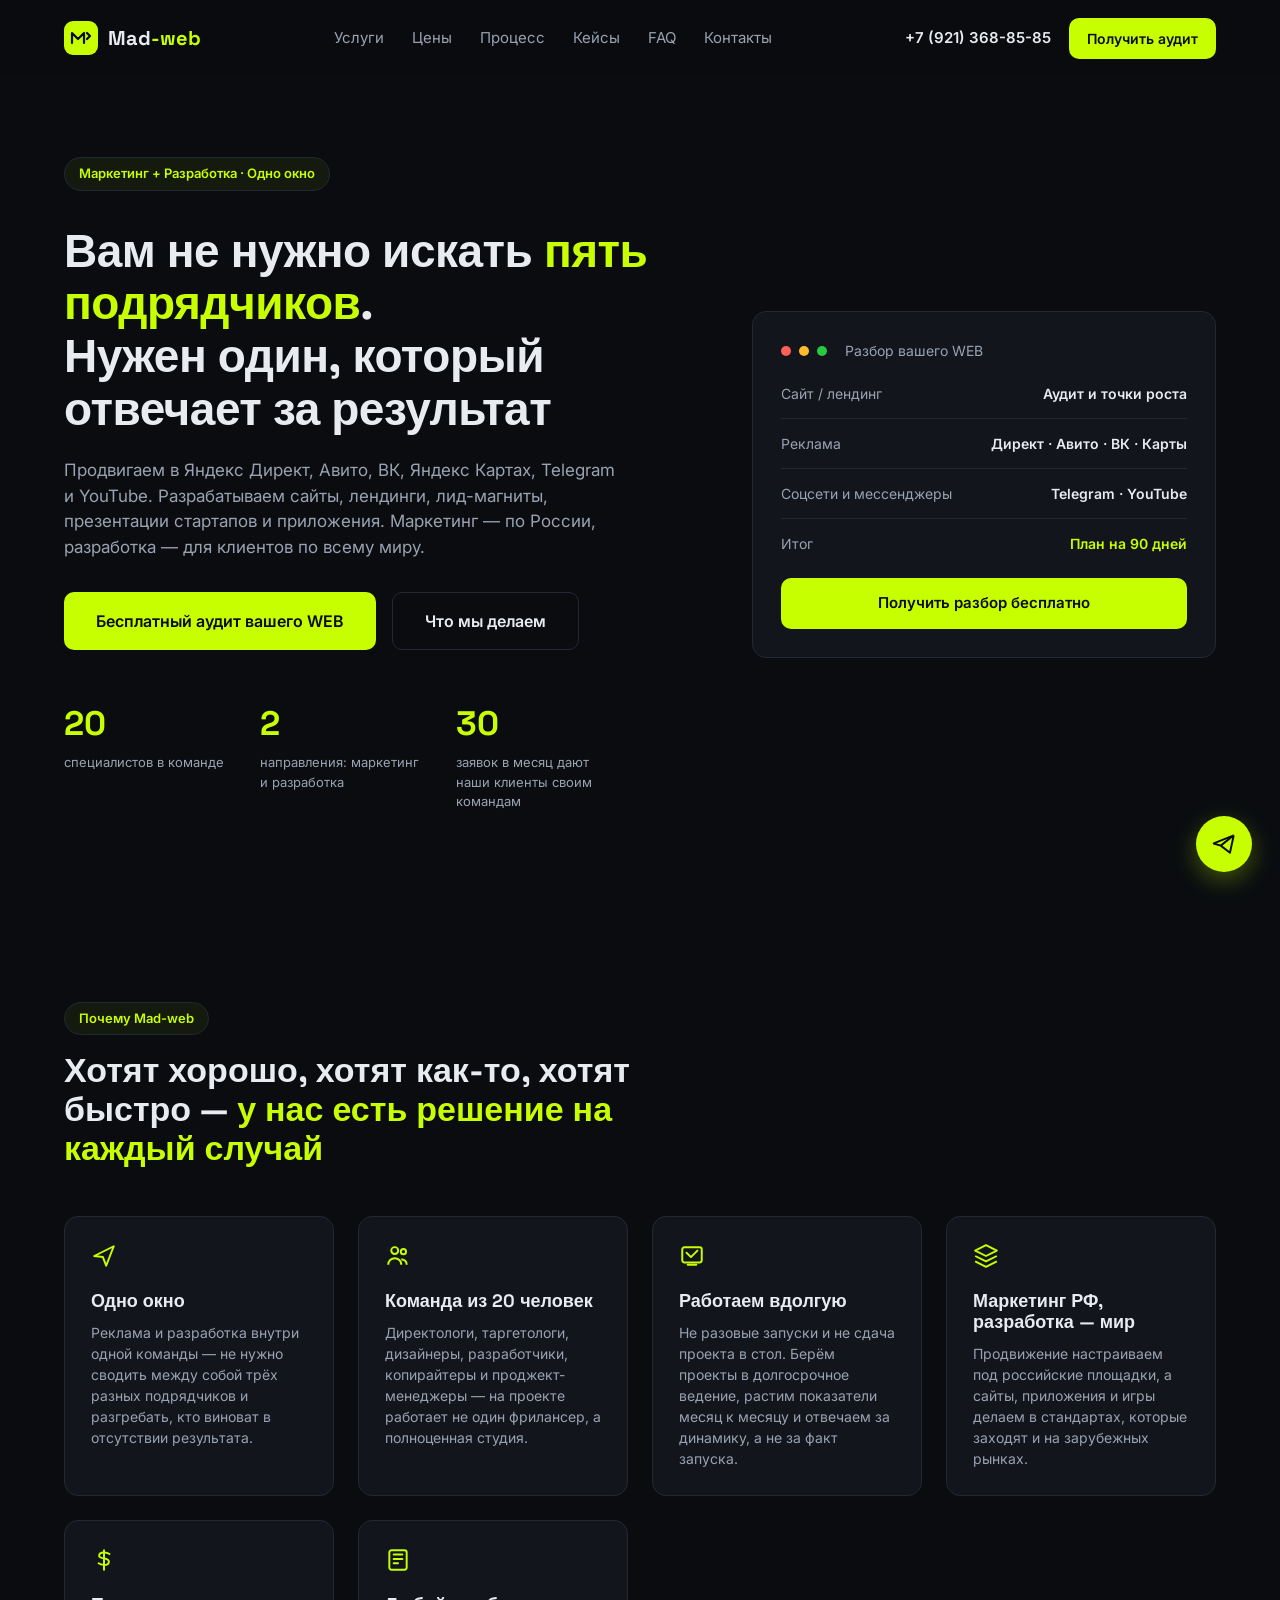
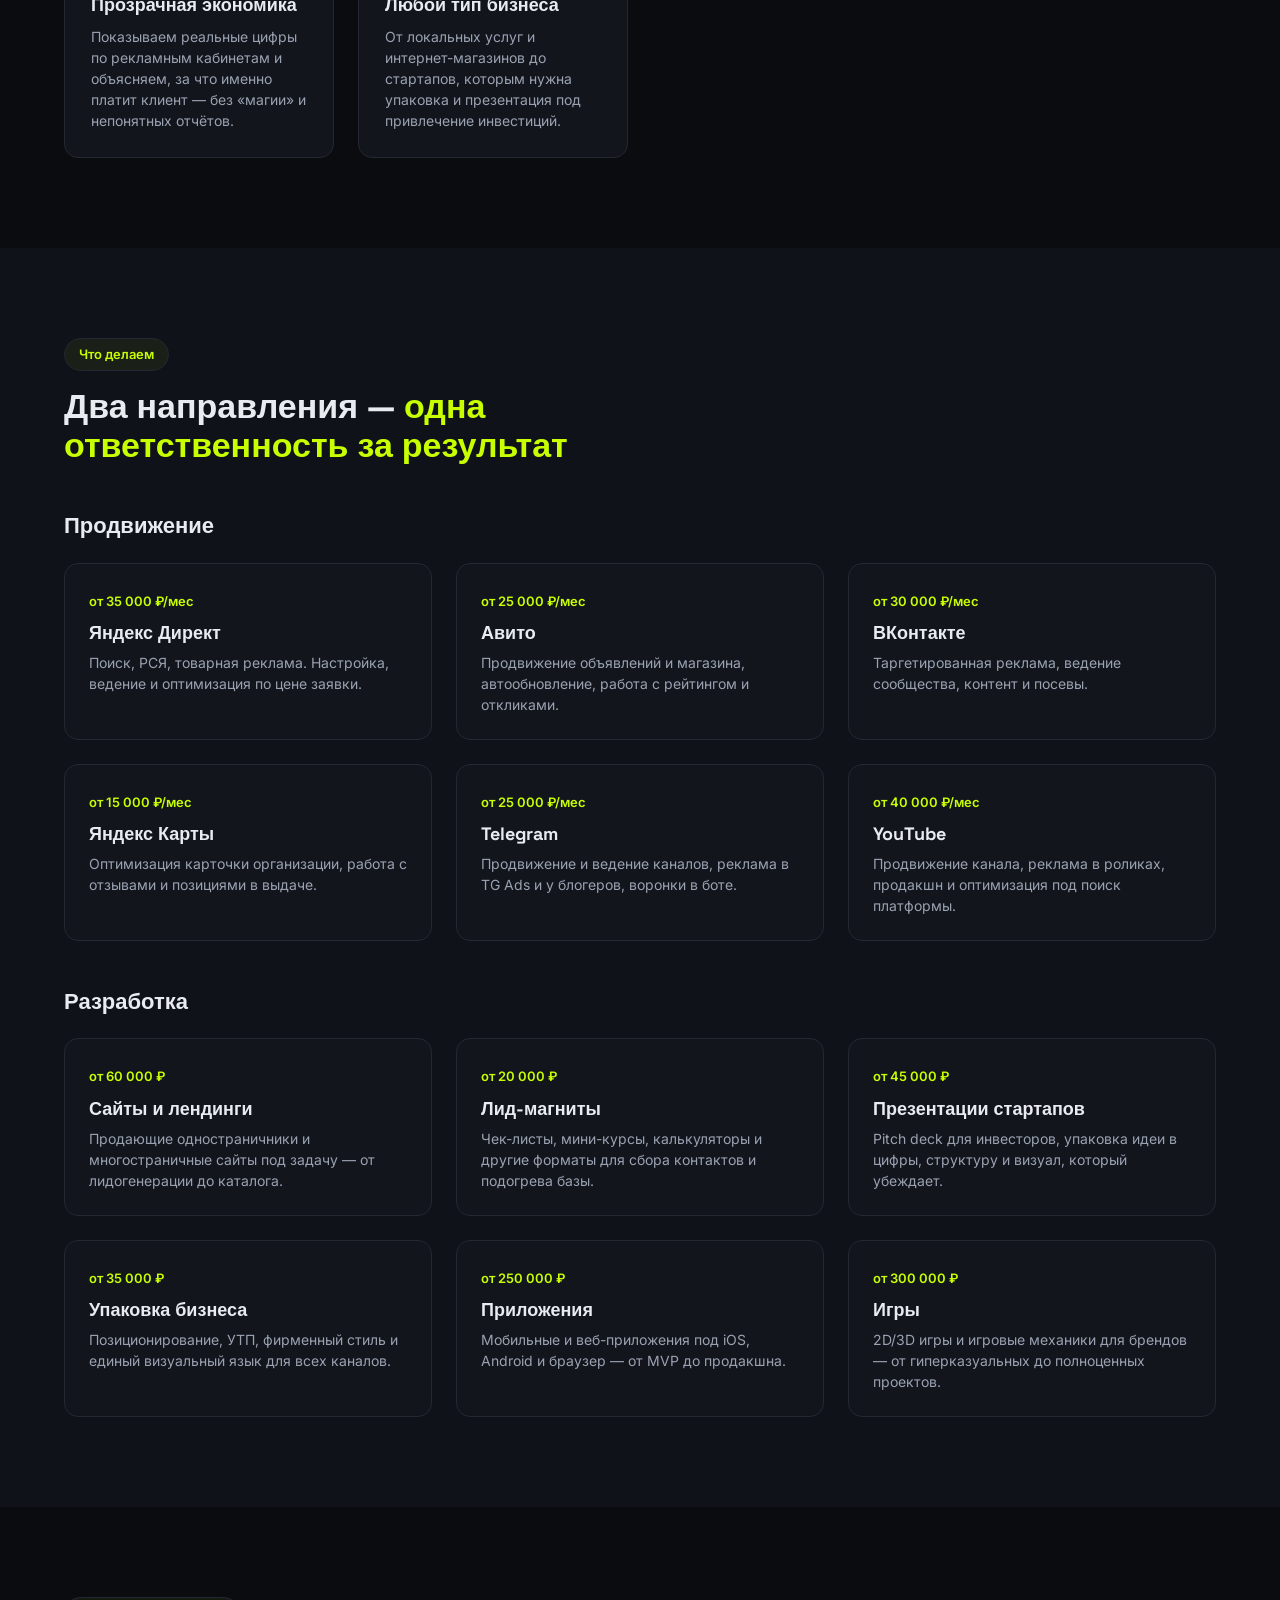
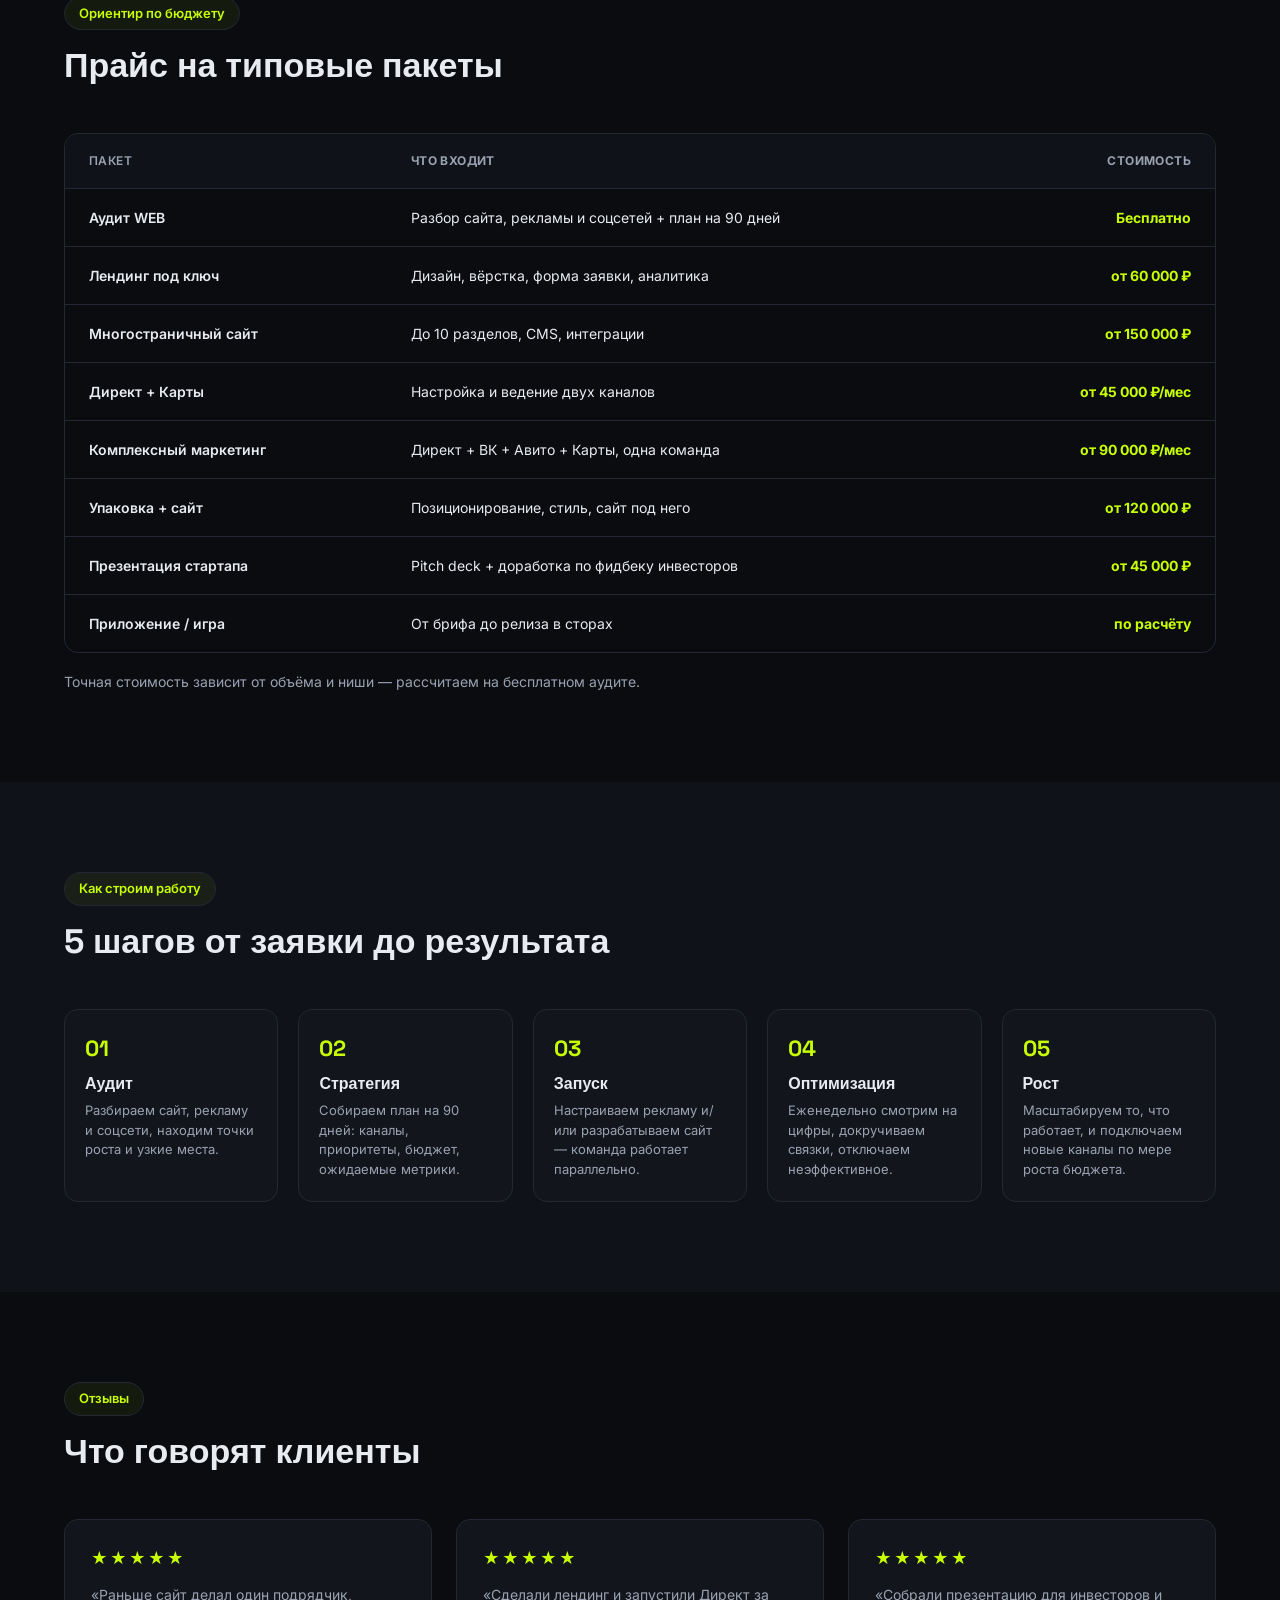
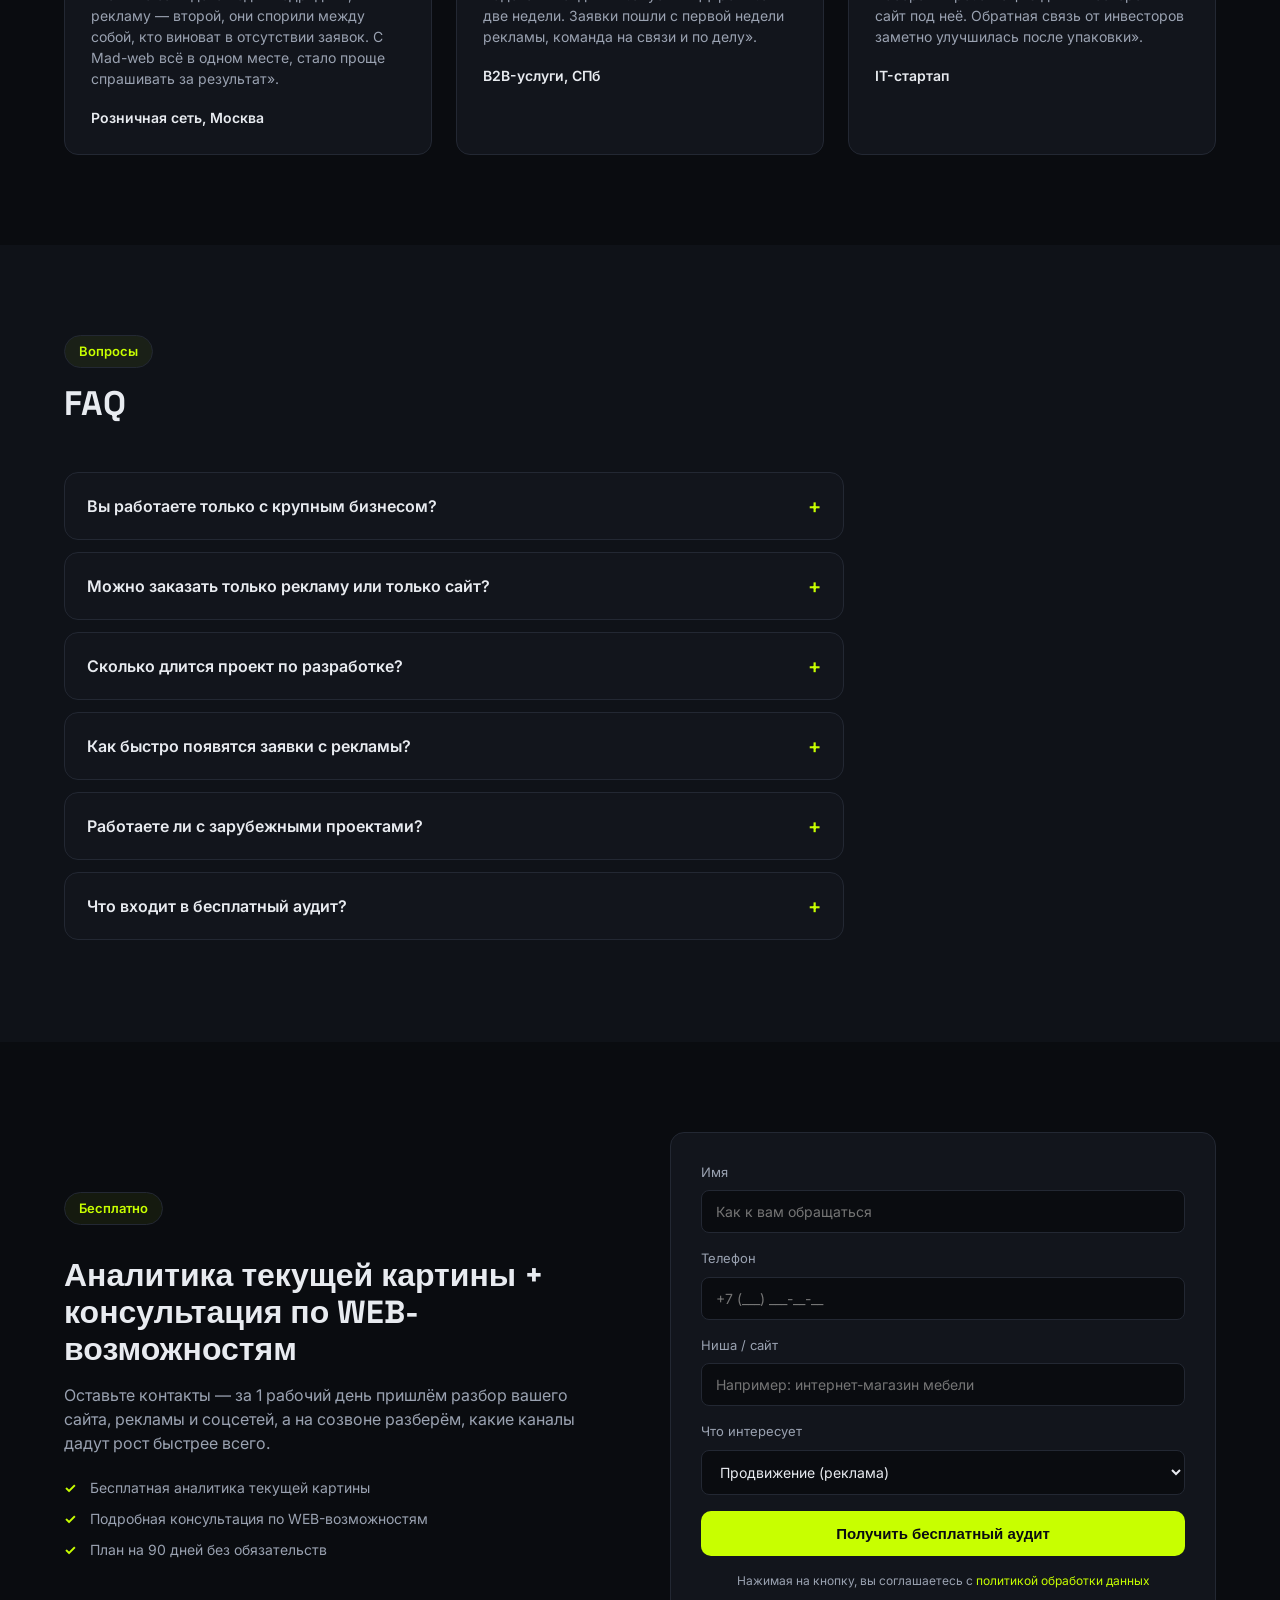
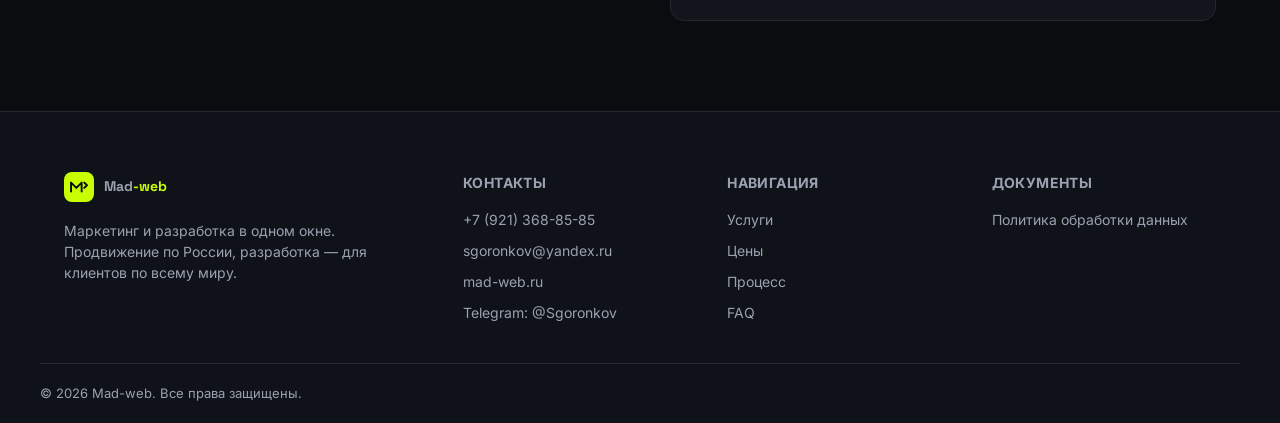
<file: index.html>
<!DOCTYPE html>
<html lang="ru">
<head>
<meta charset="UTF-8">
<meta name="viewport" content="width=device-width, initial-scale=1.0">
<title>Mad-web — маркетинг и разработка в одном окне</title>
<meta name="description" content="Продвижение в Яндекс Директ, Авито, ВК, Яндекс Картах, Telegram и YouTube + разработка сайтов, лендингов и приложений. Команда 20 специалистов, долгие проекты, результат в цифрах.">
<link rel="preconnect" href="https://fonts.googleapis.com">
<link rel="preconnect" href="https://fonts.gstatic.com" crossorigin>
<link href="https://fonts.googleapis.com/css2?family=Inter:wght@400;500;600;700;800&family=Space+Grotesk:wght@500;600;700&display=swap" rel="stylesheet">
<link rel="stylesheet" href="styles.css">
</head>
<body>

<header class="header" id="header">
  <div class="container header__inner">
    <a href="#top" class="logo">
      <svg width="34" height="34" viewBox="0 0 34 34" fill="none" xmlns="http://www.w3.org/2000/svg">
        <rect width="34" height="34" rx="9" fill="#c8ff00"/>
        <path d="M8 22V12L14 18L20 12V22" stroke="#0a0c10" stroke-width="2.2" stroke-linecap="round" stroke-linejoin="round"/>
        <path d="M23 12L26 15L23 18" stroke="#0a0c10" stroke-width="2.2" stroke-linecap="round" stroke-linejoin="round"/>
      </svg>
      <span class="logo__text">Mad<b>-web</b></span>
    </a>

    <nav class="nav" id="nav">
      <a href="#services">Услуги</a>
      <a href="#prices">Цены</a>
      <a href="#process">Процесс</a>
      <a href="#cases">Кейсы</a>
      <a href="#faq">FAQ</a>
      <a href="#contacts">Контакты</a>
    </nav>

    <div class="header__actions">
      <a href="tel:+79213688585" class="header__phone">+7 (921) 368-85-85</a>
      <a href="#form" class="btn btn--primary btn--sm">Получить аудит</a>
      <button class="burger" id="burger" aria-label="Меню"><span></span><span></span><span></span></button>
    </div>
  </div>
</header>

<main id="top">

  <!-- HERO -->
  <section class="hero">
    <div class="container hero__inner">
      <div class="hero__content">
        <span class="tag">Маркетинг + Разработка · Одно окно</span>
        <h1>Вам не нужно искать <span class="accent">пять подрядчиков</span>.<br>Нужен один, который отвечает за результат</h1>
        <p class="hero__lead">Продвигаем в Яндекс Директ, Авито, ВК, Яндекс Картах, Telegram и YouTube. Разрабатываем сайты, лендинги, лид-магниты, презентации стартапов и приложения. Маркетинг — по России, разработка — для клиентов по всему миру.</p>
        <div class="hero__cta">
          <a href="#form" class="btn btn--primary btn--lg">Бесплатный аудит вашего WEB</a>
          <a href="#services" class="btn btn--ghost btn--lg">Что мы делаем</a>
        </div>
        <div class="hero__stats">
          <div class="stat"><span class="stat__num" data-target="20">0</span><span class="stat__label">специалистов в команде</span></div>
          <div class="stat"><span class="stat__num" data-target="2">0</span><span class="stat__label">направления: маркетинг и разработка</span></div>
          <div class="stat"><span class="stat__num" data-target="30">0</span><span class="stat__label">заявок в месяц дают наши клиенты своим командам</span></div>
        </div>
      </div>

      <div class="hero__card">
        <div class="hero__card-head">
          <span class="dot dot--red"></span><span class="dot dot--yellow"></span><span class="dot dot--green"></span>
          <span class="hero__card-title">Разбор вашего WEB</span>
        </div>
        <ul class="hero__card-list">
          <li><span>Сайт / лендинг</span><b>Аудит и точки роста</b></li>
          <li><span>Реклама</span><b>Директ · Авито · ВК · Карты</b></li>
          <li><span>Соцсети и мессенджеры</span><b>Telegram · YouTube</b></li>
          <li><span>Итог</span><b class="ok">План на 90 дней</b></li>
        </ul>
        <a href="#form" class="btn btn--primary btn--block">Получить разбор бесплатно</a>
      </div>
    </div>
  </section>

  <!-- ПРЕИМУЩЕСТВА -->
  <section class="section">
    <div class="container">
      <div class="section__head">
        <span class="tag">Почему Mad-web</span>
        <h2>Хотят хорошо, хотят как-то, хотят быстро — <span class="accent">у нас есть решение на каждый случай</span></h2>
      </div>
      <div class="grid grid--4">
        <div class="adv">
          <div class="adv__icon"><svg width="26" height="26" viewBox="0 0 24 24" fill="none"><path d="M3 12L21 3L14 21L11 13L3 12Z" stroke="#c8ff00" stroke-width="1.8" stroke-linejoin="round"/></svg></div>
          <h3>Одно окно</h3>
          <p>Реклама и разработка внутри одной команды — не нужно сводить между собой трёх разных подрядчиков и разгребать, кто виноват в отсутствии результата.</p>
        </div>
        <div class="adv">
          <div class="adv__icon"><svg width="26" height="26" viewBox="0 0 24 24" fill="none"><circle cx="9" cy="7" r="3.2" stroke="#c8ff00" stroke-width="1.8"/><circle cx="17" cy="8" r="2.4" stroke="#c8ff00" stroke-width="1.8"/><path d="M3 20C3 16.5 5.7 14 9 14C12.3 14 15 16.5 15 20" stroke="#c8ff00" stroke-width="1.8"/><path d="M15 15C18 15.3 20 17.3 20 20" stroke="#c8ff00" stroke-width="1.8"/></svg></div>
          <h3>Команда из 20 человек</h3>
          <p>Директологи, таргетологи, дизайнеры, разработчики, копирайтеры и проджект-менеджеры — на проекте работает не один фрилансер, а полноценная студия.</p>
        </div>
        <div class="adv">
          <div class="adv__icon"><svg width="26" height="26" viewBox="0 0 24 24" fill="none"><rect x="3" y="4" width="18" height="14" rx="2" stroke="#c8ff00" stroke-width="1.8"/><path d="M8 20H16" stroke="#c8ff00" stroke-width="1.8" stroke-linecap="round"/><path d="M7 9L11 13L17 7" stroke="#c8ff00" stroke-width="1.8" stroke-linecap="round" stroke-linejoin="round"/></svg></div>
          <h3>Работаем вдолгую</h3>
          <p>Не разовые запуски и не сдача проекта в стол. Берём проекты в долгосрочное ведение, растим показатели месяц к месяцу и отвечаем за динамику, а не за факт запуска.</p>
        </div>
        <div class="adv">
          <div class="adv__icon"><svg width="26" height="26" viewBox="0 0 24 24" fill="none"><path d="M12 2L2 7L12 12L22 7L12 2Z" stroke="#c8ff00" stroke-width="1.8" stroke-linejoin="round"/><path d="M2 17L12 22L22 17" stroke="#c8ff00" stroke-width="1.8" stroke-linejoin="round"/><path d="M2 12L12 17L22 12" stroke="#c8ff00" stroke-width="1.8" stroke-linejoin="round"/></svg></div>
          <h3>Маркетинг РФ, разработка — мир</h3>
          <p>Продвижение настраиваем под российские площадки, а сайты, приложения и игры делаем в стандартах, которые заходят и на зарубежных рынках.</p>
        </div>
        <div class="adv">
          <div class="adv__icon"><svg width="26" height="26" viewBox="0 0 24 24" fill="none"><path d="M12 3V21" stroke="#c8ff00" stroke-width="1.8" stroke-linecap="round"/><path d="M17 6.5C17 6.5 15 5 12 5C9 5 7.5 6.5 7.5 8C7.5 9.5 9 10 12 10.5C15 11 16.5 11.8 16.5 13.5C16.5 15.2 15 16.5 12 16.5C9 16.5 7 15 7 15" stroke="#c8ff00" stroke-width="1.8" stroke-linecap="round"/></svg></div>
          <h3>Прозрачная экономика</h3>
          <p>Показываем реальные цифры по рекламным кабинетам и объясняем, за что именно платит клиент — без «магии» и непонятных отчётов.</p>
        </div>
        <div class="adv">
          <div class="adv__icon"><svg width="26" height="26" viewBox="0 0 24 24" fill="none"><rect x="4" y="3" width="16" height="18" rx="2" stroke="#c8ff00" stroke-width="1.8"/><path d="M8 7H16" stroke="#c8ff00" stroke-width="1.8" stroke-linecap="round"/><path d="M8 11H16" stroke="#c8ff00" stroke-width="1.8" stroke-linecap="round"/><path d="M8 15H12" stroke="#c8ff00" stroke-width="1.8" stroke-linecap="round"/></svg></div>
          <h3>Любой тип бизнеса</h3>
          <p>От локальных услуг и интернет-магазинов до стартапов, которым нужна упаковка и презентация под привлечение инвестиций.</p>
        </div>
      </div>
    </div>
  </section>

  <!-- УСЛУГИ -->
  <section class="section section--alt" id="services">
    <div class="container">
      <div class="section__head">
        <span class="tag">Что делаем</span>
        <h2>Два направления — <span class="accent">одна ответственность за результат</span></h2>
      </div>

      <h3 class="services__subhead">Продвижение</h3>
      <div class="grid grid--3">
        <div class="service">
          <span class="service__price">от 35 000 ₽/мес</span>
          <h4>Яндекс Директ</h4>
          <p>Поиск, РСЯ, товарная реклама. Настройка, ведение и оптимизация по цене заявки.</p>
        </div>
        <div class="service">
          <span class="service__price">от 25 000 ₽/мес</span>
          <h4>Авито</h4>
          <p>Продвижение объявлений и магазина, автообновление, работа с рейтингом и откликами.</p>
        </div>
        <div class="service">
          <span class="service__price">от 30 000 ₽/мес</span>
          <h4>ВКонтакте</h4>
          <p>Таргетированная реклама, ведение сообщества, контент и посевы.</p>
        </div>
        <div class="service">
          <span class="service__price">от 15 000 ₽/мес</span>
          <h4>Яндекс Карты</h4>
          <p>Оптимизация карточки организации, работа с отзывами и позициями в выдаче.</p>
        </div>
        <div class="service">
          <span class="service__price">от 25 000 ₽/мес</span>
          <h4>Telegram</h4>
          <p>Продвижение и ведение каналов, реклама в TG Ads и у блогеров, воронки в боте.</p>
        </div>
        <div class="service">
          <span class="service__price">от 40 000 ₽/мес</span>
          <h4>YouTube</h4>
          <p>Продвижение канала, реклама в роликах, продакшн и оптимизация под поиск платформы.</p>
        </div>
      </div>

      <h3 class="services__subhead">Разработка</h3>
      <div class="grid grid--3">
        <div class="service">
          <span class="service__price">от 60 000 ₽</span>
          <h4>Сайты и лендинги</h4>
          <p>Продающие одностраничники и многостраничные сайты под задачу — от лидогенерации до каталога.</p>
        </div>
        <div class="service">
          <span class="service__price">от 20 000 ₽</span>
          <h4>Лид-магниты</h4>
          <p>Чек-листы, мини-курсы, калькуляторы и другие форматы для сбора контактов и подогрева базы.</p>
        </div>
        <div class="service">
          <span class="service__price">от 45 000 ₽</span>
          <h4>Презентации стартапов</h4>
          <p>Pitch deck для инвесторов, упаковка идеи в цифры, структуру и визуал, который убеждает.</p>
        </div>
        <div class="service">
          <span class="service__price">от 35 000 ₽</span>
          <h4>Упаковка бизнеса</h4>
          <p>Позиционирование, УТП, фирменный стиль и единый визуальный язык для всех каналов.</p>
        </div>
        <div class="service">
          <span class="service__price">от 250 000 ₽</span>
          <h4>Приложения</h4>
          <p>Мобильные и веб-приложения под iOS, Android и браузер — от MVP до продакшна.</p>
        </div>
        <div class="service">
          <span class="service__price">от 300 000 ₽</span>
          <h4>Игры</h4>
          <p>2D/3D игры и игровые механики для брендов — от гиперказуальных до полноценных проектов.</p>
        </div>
      </div>
    </div>
  </section>

  <!-- ПРАЙС -->
  <section class="section" id="prices">
    <div class="container">
      <div class="section__head">
        <span class="tag">Ориентир по бюджету</span>
        <h2>Прайс на типовые пакеты</h2>
      </div>
      <div class="price-table">
        <div class="price-row price-row--head">
          <span>Пакет</span><span>Что входит</span><span>Стоимость</span>
        </div>
        <div class="price-row"><span>Аудит WEB</span><span>Разбор сайта, рекламы и соцсетей + план на 90 дней</span><span class="ok">Бесплатно</span></div>
        <div class="price-row"><span>Лендинг под ключ</span><span>Дизайн, вёрстка, форма заявки, аналитика</span><span>от 60 000 ₽</span></div>
        <div class="price-row"><span>Многостраничный сайт</span><span>До 10 разделов, CMS, интеграции</span><span>от 150 000 ₽</span></div>
        <div class="price-row"><span>Директ + Карты</span><span>Настройка и ведение двух каналов</span><span>от 45 000 ₽/мес</span></div>
        <div class="price-row"><span>Комплексный маркетинг</span><span>Директ + ВК + Авито + Карты, одна команда</span><span>от 90 000 ₽/мес</span></div>
        <div class="price-row"><span>Упаковка + сайт</span><span>Позиционирование, стиль, сайт под него</span><span>от 120 000 ₽</span></div>
        <div class="price-row"><span>Презентация стартапа</span><span>Pitch deck + доработка по фидбеку инвесторов</span><span>от 45 000 ₽</span></div>
        <div class="price-row"><span>Приложение / игра</span><span>От брифа до релиза в сторах</span><span>по расчёту</span></div>
      </div>
      <p class="price-note">Точная стоимость зависит от объёма и ниши — рассчитаем на бесплатном аудите.</p>
    </div>
  </section>

  <!-- ПРОЦЕСС -->
  <section class="section section--alt" id="process">
    <div class="container">
      <div class="section__head">
        <span class="tag">Как строим работу</span>
        <h2>5 шагов от заявки до результата</h2>
      </div>
      <div class="steps">
        <div class="step"><span class="step__num">01</span><h4>Аудит</h4><p>Разбираем сайт, рекламу и соцсети, находим точки роста и узкие места.</p></div>
        <div class="step"><span class="step__num">02</span><h4>Стратегия</h4><p>Собираем план на 90 дней: каналы, приоритеты, бюджет, ожидаемые метрики.</p></div>
        <div class="step"><span class="step__num">03</span><h4>Запуск</h4><p>Настраиваем рекламу и/или разрабатываем сайт — команда работает параллельно.</p></div>
        <div class="step"><span class="step__num">04</span><h4>Оптимизация</h4><p>Еженедельно смотрим на цифры, докручиваем связки, отключаем неэффективное.</p></div>
        <div class="step"><span class="step__num">05</span><h4>Рост</h4><p>Масштабируем то, что работает, и подключаем новые каналы по мере роста бюджета.</p></div>
      </div>
    </div>
  </section>

  <!-- ОТЗЫВЫ -->
  <section class="section" id="cases">
    <div class="container">
      <div class="section__head">
        <span class="tag">Отзывы</span>
        <h2>Что говорят клиенты</h2>
      </div>
      <div class="grid grid--3">
        <div class="review">
          <div class="review__stars">★★★★★</div>
          <p>«Раньше сайт делал один подрядчик, рекламу — второй, они спорили между собой, кто виноват в отсутствии заявок. С Mad-web всё в одном месте, стало проще спрашивать за результат».</p>
          <div class="review__author">Розничная сеть, Москва</div>
        </div>
        <div class="review">
          <div class="review__stars">★★★★★</div>
          <p>«Сделали лендинг и запустили Директ за две недели. Заявки пошли с первой недели рекламы, команда на связи и по делу».</p>
          <div class="review__author">B2B-услуги, СПб</div>
        </div>
        <div class="review">
          <div class="review__stars">★★★★★</div>
          <p>«Собрали презентацию для инвесторов и сайт под неё. Обратная связь от инвесторов заметно улучшилась после упаковки».</p>
          <div class="review__author">IT-стартап</div>
        </div>
      </div>
    </div>
  </section>

  <!-- FAQ -->
  <section class="section section--alt" id="faq">
    <div class="container">
      <div class="section__head">
        <span class="tag">Вопросы</span>
        <h2>FAQ</h2>
      </div>
      <div class="faq">
        <details class="faq__item"><summary>Вы работаете только с крупным бизнесом?</summary><p>Нет, берём проекты любого масштаба — от локальных услуг до сетевых компаний и стартапов. Формат работы подбираем под бюджет и задачу.</p></details>
        <details class="faq__item"><summary>Можно заказать только рекламу или только сайт?</summary><p>Да, направления работают отдельно. Но большинство клиентов со временем подключают оба — так проще управлять результатом и бюджетом.</p></details>
        <details class="faq__item"><summary>Сколько длится проект по разработке?</summary><p>Лендинг — от 10 дней, многостраничный сайт — от 3 недель, приложения и игры — от 6 недель в зависимости от сложности.</p></details>
        <details class="faq__item"><summary>Как быстро появятся заявки с рекламы?</summary><p>Первые заявки обычно приходят в течение 5-7 дней после запуска. Стабильный поток и оптимальная цена заявки формируются к 3-4 неделе.</p></details>
        <details class="faq__item"><summary>Работаете ли с зарубежными проектами?</summary><p>Разработку ведём для клиентов по всему миру. Маркетинг настраиваем под российские площадки: Директ, Авито, ВК, Карты, Telegram, YouTube.</p></details>
        <details class="faq__item"><summary>Что входит в бесплатный аудит?</summary><p>Разбор сайта или лендинга, текущей рекламы и присутствия в соцсетях, плюс конкретный план действий на 90 дней — без обязательств.</p></details>
      </div>
    </div>
  </section>

  <!-- ФОРМА -->
  <section class="section form-section" id="form">
    <div class="container form-section__inner">
      <div class="form-section__text">
        <span class="tag">Бесплатно</span>
        <h2>Аналитика текущей картины + консультация по WEB-возможностям</h2>
        <p>Оставьте контакты — за 1 рабочий день пришлём разбор вашего сайта, рекламы и соцсетей, а на созвоне разберём, какие каналы дадут рост быстрее всего.</p>
        <ul class="form-section__list">
          <li>Бесплатная аналитика текущей картины</li>
          <li>Подробная консультация по WEB-возможностям</li>
          <li>План на 90 дней без обязательств</li>
        </ul>
      </div>

      <form class="form" id="leadForm">
        <input type="text" name="_gotcha" style="display:none" tabindex="-1" autocomplete="off">
        <label>Имя<input type="text" name="name" placeholder="Как к вам обращаться" required></label>
        <label>Телефон<input type="tel" name="phone" placeholder="+7 (___) ___-__-__" required></label>
        <label>Ниша / сайт<input type="text" name="niche" placeholder="Например: интернет-магазин мебели"></label>
        <label>Что интересует<select name="interest">
          <option>Продвижение (реклама)</option>
          <option>Разработка сайта / приложения</option>
          <option>И то, и другое</option>
        </select></label>
        <button type="submit" class="btn btn--primary btn--block">Получить бесплатный аудит</button>
        <p class="form__note">Нажимая на кнопку, вы соглашаетесь с <a href="privacy.html">политикой обработки данных</a></p>
      </form>
    </div>
  </section>

</main>

<!-- КОНТАКТЫ + FOOTER -->
<footer class="footer" id="contacts">
  <div class="container footer__inner">
    <div class="footer__col">
      <a href="#top" class="logo">
        <svg width="30" height="30" viewBox="0 0 34 34" fill="none" xmlns="http://www.w3.org/2000/svg">
          <rect width="34" height="34" rx="9" fill="#c8ff00"/>
          <path d="M8 22V12L14 18L20 12V22" stroke="#0a0c10" stroke-width="2.2" stroke-linecap="round" stroke-linejoin="round"/>
          <path d="M23 12L26 15L23 18" stroke="#0a0c10" stroke-width="2.2" stroke-linecap="round" stroke-linejoin="round"/>
        </svg>
        <span class="logo__text">Mad<b>-web</b></span>
      </a>
      <p>Маркетинг и разработка в одном окне. Продвижение по России, разработка — для клиентов по всему миру.</p>
    </div>
    <div class="footer__col">
      <h5>Контакты</h5>
      <a href="tel:+79213688585">+7 (921) 368-85-85</a>
      <a href="mailto:sgoronkov@yandex.ru">sgoronkov@yandex.ru</a>
      <a href="https://mad-web.ru" target="_blank" rel="noopener">mad-web.ru</a>
      <a href="https://t.me/Sgoronkov" target="_blank" rel="noopener">Telegram: @Sgoronkov</a>
    </div>
    <div class="footer__col">
      <h5>Навигация</h5>
      <a href="#services">Услуги</a>
      <a href="#prices">Цены</a>
      <a href="#process">Процесс</a>
      <a href="#faq">FAQ</a>
    </div>
    <div class="footer__col">
      <h5>Документы</h5>
      <a href="privacy.html">Политика обработки данных</a>
    </div>
  </div>
  <div class="container footer__bottom">
    <span>© <span id="year"></span> Mad-web. Все права защищены.</span>
  </div>
</footer>

<a href="https://t.me/Sgoronkov" class="fab" target="_blank" rel="noopener" aria-label="Написать в Telegram">
  <svg width="26" height="26" viewBox="0 0 24 24" fill="none"><path d="M21 4L2.5 11.5L9 13.5M21 4L17.5 20L9 13.5M21 4L9 13.5" stroke="#0a0c10" stroke-width="1.8" stroke-linejoin="round"/></svg>
</a>

<script src="script.js"></script>
</body>
</html>
</file>
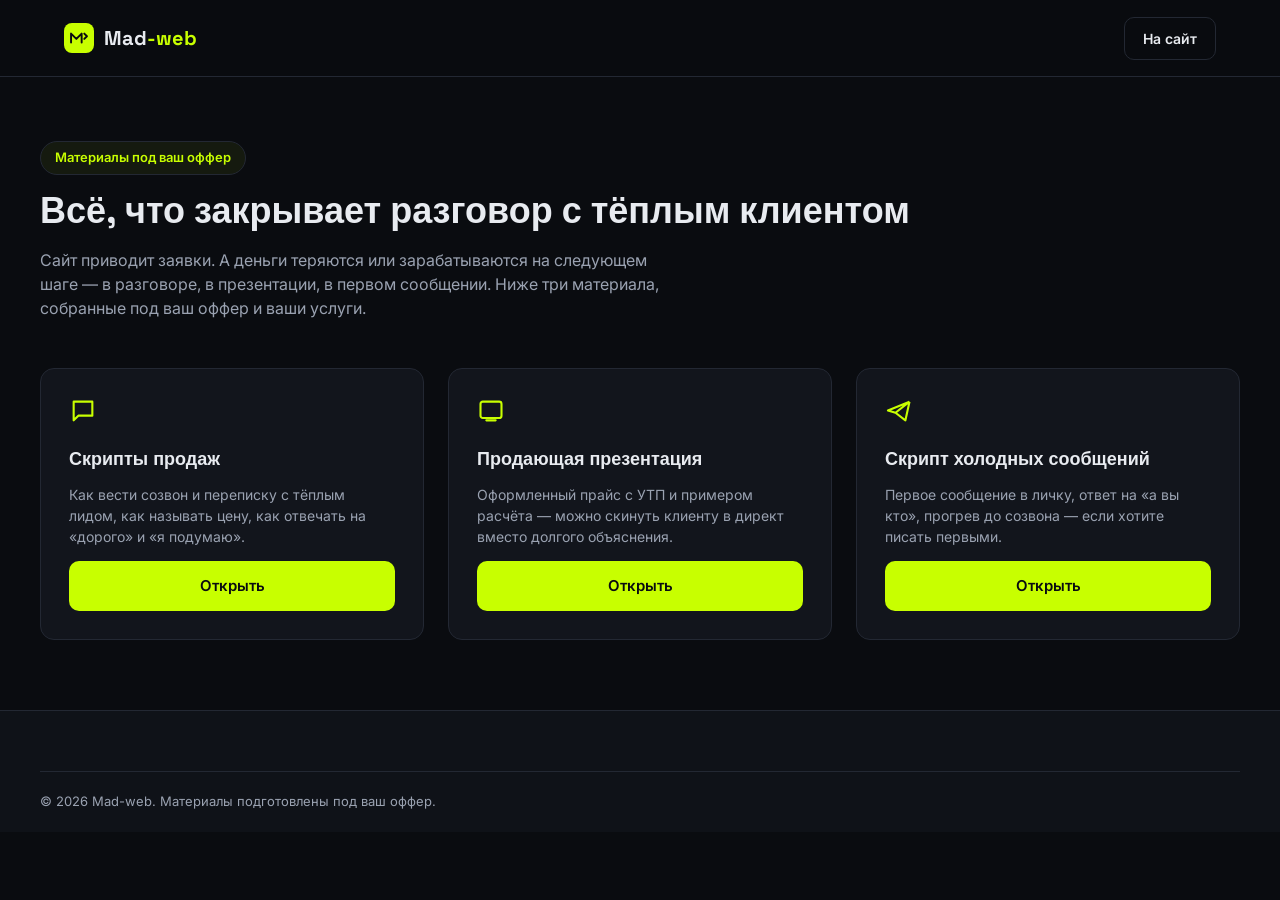
<file: materials.html>
<!DOCTYPE html>
<html lang="ru">
<head>
<meta charset="UTF-8">
<meta name="viewport" content="width=device-width, initial-scale=1.0">
<title>Материалы под ваш оффер — Mad-web</title>
<link rel="preconnect" href="https://fonts.googleapis.com">
<link rel="preconnect" href="https://fonts.gstatic.com" crossorigin>
<link href="https://fonts.googleapis.com/css2?family=Inter:wght@400;500;600;700;800&family=Space+Grotesk:wght@500;600;700&display=swap" rel="stylesheet">
<link rel="stylesheet" href="styles.css">
</head>
<body>

<header class="doc-header">
  <div class="container doc-bar">
    <a href="index.html" class="logo">
      <svg width="30" height="30" viewBox="0 0 34 34" fill="none" xmlns="http://www.w3.org/2000/svg">
        <rect width="34" height="34" rx="9" fill="#c8ff00"/>
        <path d="M8 22V12L14 18L20 12V22" stroke="#0a0c10" stroke-width="2.2" stroke-linecap="round" stroke-linejoin="round"/>
        <path d="M23 12L26 15L23 18" stroke="#0a0c10" stroke-width="2.2" stroke-linecap="round" stroke-linejoin="round"/>
      </svg>
      <span class="logo__text">Mad<b>-web</b></span>
    </a>
    <div class="doc-bar__actions">
      <a href="index.html" class="btn btn--ghost btn--sm">На сайт</a>
    </div>
  </div>
</header>

<main class="container doc-hero">
  <span class="tag">Материалы под ваш оффер</span>
  <h1>Всё, что закрывает разговор с тёплым клиентом</h1>
  <p>Сайт приводит заявки. А деньги теряются или зарабатываются на следующем шаге — в разговоре, в презентации, в первом сообщении. Ниже три материала, собранные под ваш оффер и ваши услуги.</p>
</main>

<section class="container doc-section">
  <div class="material-grid">
    <div class="material-card">
      <div class="material-card__icon"><svg width="28" height="28" viewBox="0 0 24 24" fill="none"><path d="M4 4H20V16H8L4 20V4Z" stroke="#c8ff00" stroke-width="1.8" stroke-linejoin="round"/></svg></div>
      <h3>Скрипты продаж</h3>
      <p>Как вести созвон и переписку с тёплым лидом, как называть цену, как отвечать на «дорого» и «я подумаю».</p>
      <a href="scripts.html" class="btn btn--primary btn--block">Открыть</a>
    </div>
    <div class="material-card">
      <div class="material-card__icon"><svg width="28" height="28" viewBox="0 0 24 24" fill="none"><rect x="3" y="4" width="18" height="14" rx="2" stroke="#c8ff00" stroke-width="1.8"/><path d="M8 20H16" stroke="#c8ff00" stroke-width="1.8" stroke-linecap="round"/></svg></div>
      <h3>Продающая презентация</h3>
      <p>Оформленный прайс с УТП и примером расчёта — можно скинуть клиенту в директ вместо долгого объяснения.</p>
      <a href="presentation.html" class="btn btn--primary btn--block">Открыть</a>
    </div>
    <div class="material-card">
      <div class="material-card__icon"><svg width="28" height="28" viewBox="0 0 24 24" fill="none"><path d="M21 4L2.5 11.5L9 13.5M21 4L17.5 20L9 13.5M21 4L9 13.5" stroke="#c8ff00" stroke-width="1.8" stroke-linejoin="round"/></svg></div>
      <h3>Скрипт холодных сообщений</h3>
      <p>Первое сообщение в личку, ответ на «а вы кто», прогрев до созвона — если хотите писать первыми.</p>
      <a href="outreach.html" class="btn btn--primary btn--block">Открыть</a>
    </div>
  </div>
</section>

<footer class="footer">
  <div class="container footer__bottom">
    <span>© <span id="year"></span> Mad-web. Материалы подготовлены под ваш оффер.</span>
  </div>
</footer>

<script>document.getElementById('year').textContent = new Date().getFullYear();</script>
</body>
</html>
</file>
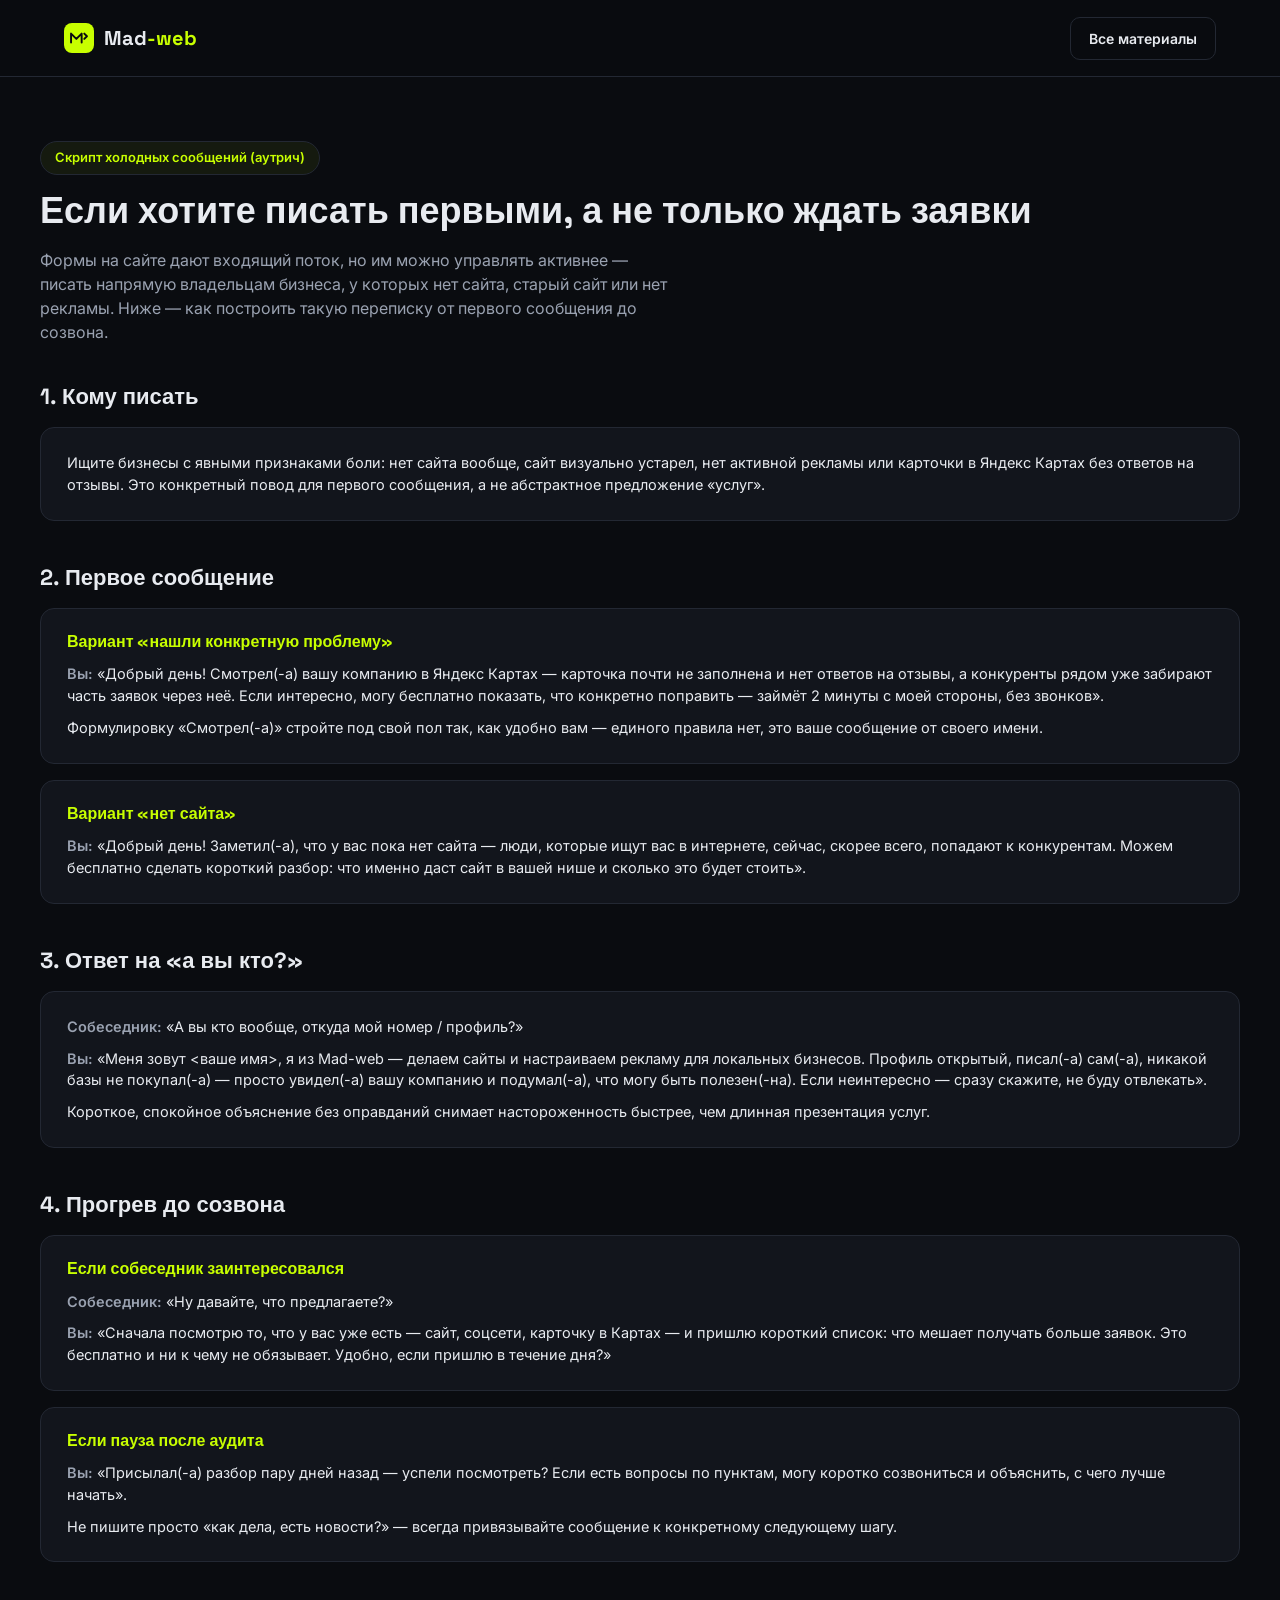
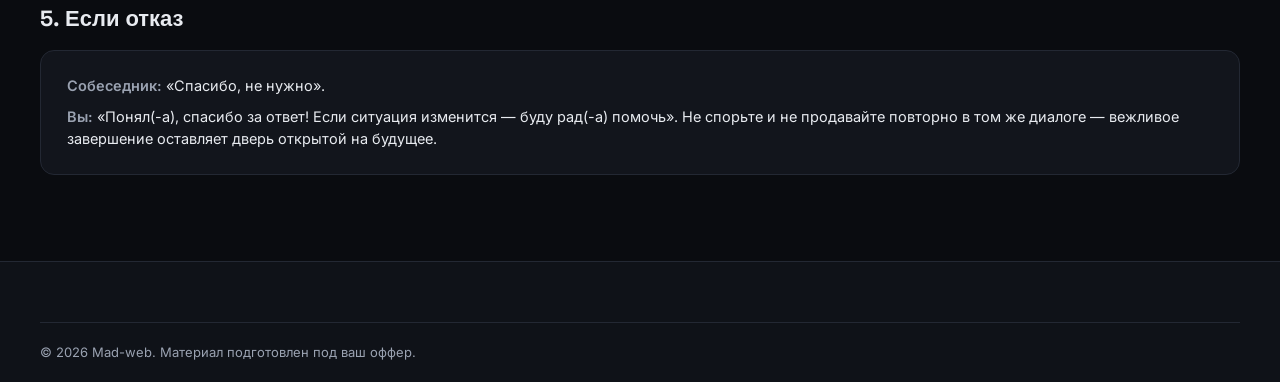
<file: outreach.html>
<!DOCTYPE html>
<html lang="ru">
<head>
<meta charset="UTF-8">
<meta name="viewport" content="width=device-width, initial-scale=1.0">
<title>Скрипт холодных сообщений — Mad-web</title>
<link rel="preconnect" href="https://fonts.googleapis.com">
<link rel="preconnect" href="https://fonts.gstatic.com" crossorigin>
<link href="https://fonts.googleapis.com/css2?family=Inter:wght@400;500;600;700;800&family=Space+Grotesk:wght@500;600;700&display=swap" rel="stylesheet">
<link rel="stylesheet" href="styles.css">
</head>
<body>

<header class="doc-header">
  <div class="container doc-bar">
    <a href="index.html" class="logo">
      <svg width="30" height="30" viewBox="0 0 34 34" fill="none" xmlns="http://www.w3.org/2000/svg">
        <rect width="34" height="34" rx="9" fill="#c8ff00"/>
        <path d="M8 22V12L14 18L20 12V22" stroke="#0a0c10" stroke-width="2.2" stroke-linecap="round" stroke-linejoin="round"/>
        <path d="M23 12L26 15L23 18" stroke="#0a0c10" stroke-width="2.2" stroke-linecap="round" stroke-linejoin="round"/>
      </svg>
      <span class="logo__text">Mad<b>-web</b></span>
    </a>
    <div class="doc-bar__actions">
      <a href="materials.html" class="btn btn--ghost btn--sm">Все материалы</a>
    </div>
  </div>
</header>

<main class="container doc-hero">
  <span class="tag">Скрипт холодных сообщений (аутрич)</span>
  <h1>Если хотите писать первыми, а не только ждать заявки</h1>
  <p>Формы на сайте дают входящий поток, но им можно управлять активнее — писать напрямую владельцам бизнеса, у которых нет сайта, старый сайт или нет рекламы. Ниже — как построить такую переписку от первого сообщения до созвона.</p>
</main>

<section class="container doc-section">
  <h2>1. Кому писать</h2>
  <div class="script-block">
    <p>Ищите бизнесы с явными признаками боли: нет сайта вообще, сайт визуально устарел, нет активной рекламы или карточки в Яндекс Картах без ответов на отзывы. Это конкретный повод для первого сообщения, а не абстрактное предложение «услуг».</p>
  </div>

  <h2>2. Первое сообщение</h2>
  <div class="script-block">
    <h3>Вариант «нашли конкретную проблему»</h3>
    <p><span class="who">Вы:</span> «Добрый день! Смотрел(-а) вашу компанию в Яндекс Картах — карточка почти не заполнена и нет ответов на отзывы, а конкуренты рядом уже забирают часть заявок через неё. Если интересно, могу бесплатно показать, что конкретно поправить — займёт 2 минуты с моей стороны, без звонков».</p>
    <p>Формулировку «Смотрел(-а)» стройте под свой пол так, как удобно вам — единого правила нет, это ваше сообщение от своего имени.</p>
  </div>
  <div class="script-block">
    <h3>Вариант «нет сайта»</h3>
    <p><span class="who">Вы:</span> «Добрый день! Заметил(-а), что у вас пока нет сайта — люди, которые ищут вас в интернете, сейчас, скорее всего, попадают к конкурентам. Можем бесплатно сделать короткий разбор: что именно даст сайт в вашей нише и сколько это будет стоить».</p>
  </div>

  <h2>3. Ответ на «а вы кто?»</h2>
  <div class="script-block">
    <p><span class="who">Собеседник:</span> «А вы кто вообще, откуда мой номер / профиль?»</p>
    <p><span class="who">Вы:</span> «Меня зовут <ваше имя>, я из Mad-web — делаем сайты и настраиваем рекламу для локальных бизнесов. Профиль открытый, писал(-а) сам(-а), никакой базы не покупал(-а) — просто увидел(-а) вашу компанию и подумал(-а), что могу быть полезен(-на). Если неинтересно — сразу скажите, не буду отвлекать».</p>
    <p>Короткое, спокойное объяснение без оправданий снимает настороженность быстрее, чем длинная презентация услуг.</p>
  </div>

  <h2>4. Прогрев до созвона</h2>
  <div class="script-block">
    <h3>Если собеседник заинтересовался</h3>
    <p><span class="who">Собеседник:</span> «Ну давайте, что предлагаете?»</p>
    <p><span class="who">Вы:</span> «Сначала посмотрю то, что у вас уже есть — сайт, соцсети, карточку в Картах — и пришлю короткий список: что мешает получать больше заявок. Это бесплатно и ни к чему не обязывает. Удобно, если пришлю в течение дня?»</p>
  </div>
  <div class="script-block">
    <h3>Если пауза после аудита</h3>
    <p><span class="who">Вы:</span> «Присылал(-а) разбор пару дней назад — успели посмотреть? Если есть вопросы по пунктам, могу коротко созвониться и объяснить, с чего лучше начать».</p>
    <p>Не пишите просто «как дела, есть новости?» — всегда привязывайте сообщение к конкретному следующему шагу.</p>
  </div>

  <h2>5. Если отказ</h2>
  <div class="script-block">
    <p><span class="who">Собеседник:</span> «Спасибо, не нужно».</p>
    <p><span class="who">Вы:</span> «Понял(-а), спасибо за ответ! Если ситуация изменится — буду рад(-а) помочь». Не спорьте и не продавайте повторно в том же диалоге — вежливое завершение оставляет дверь открытой на будущее.</p>
  </div>
</section>

<footer class="footer">
  <div class="container footer__bottom">
    <span>© <span id="year"></span> Mad-web. Материал подготовлен под ваш оффер.</span>
  </div>
</footer>

<script>document.getElementById('year').textContent = new Date().getFullYear();</script>
</body>
</html>
</file>
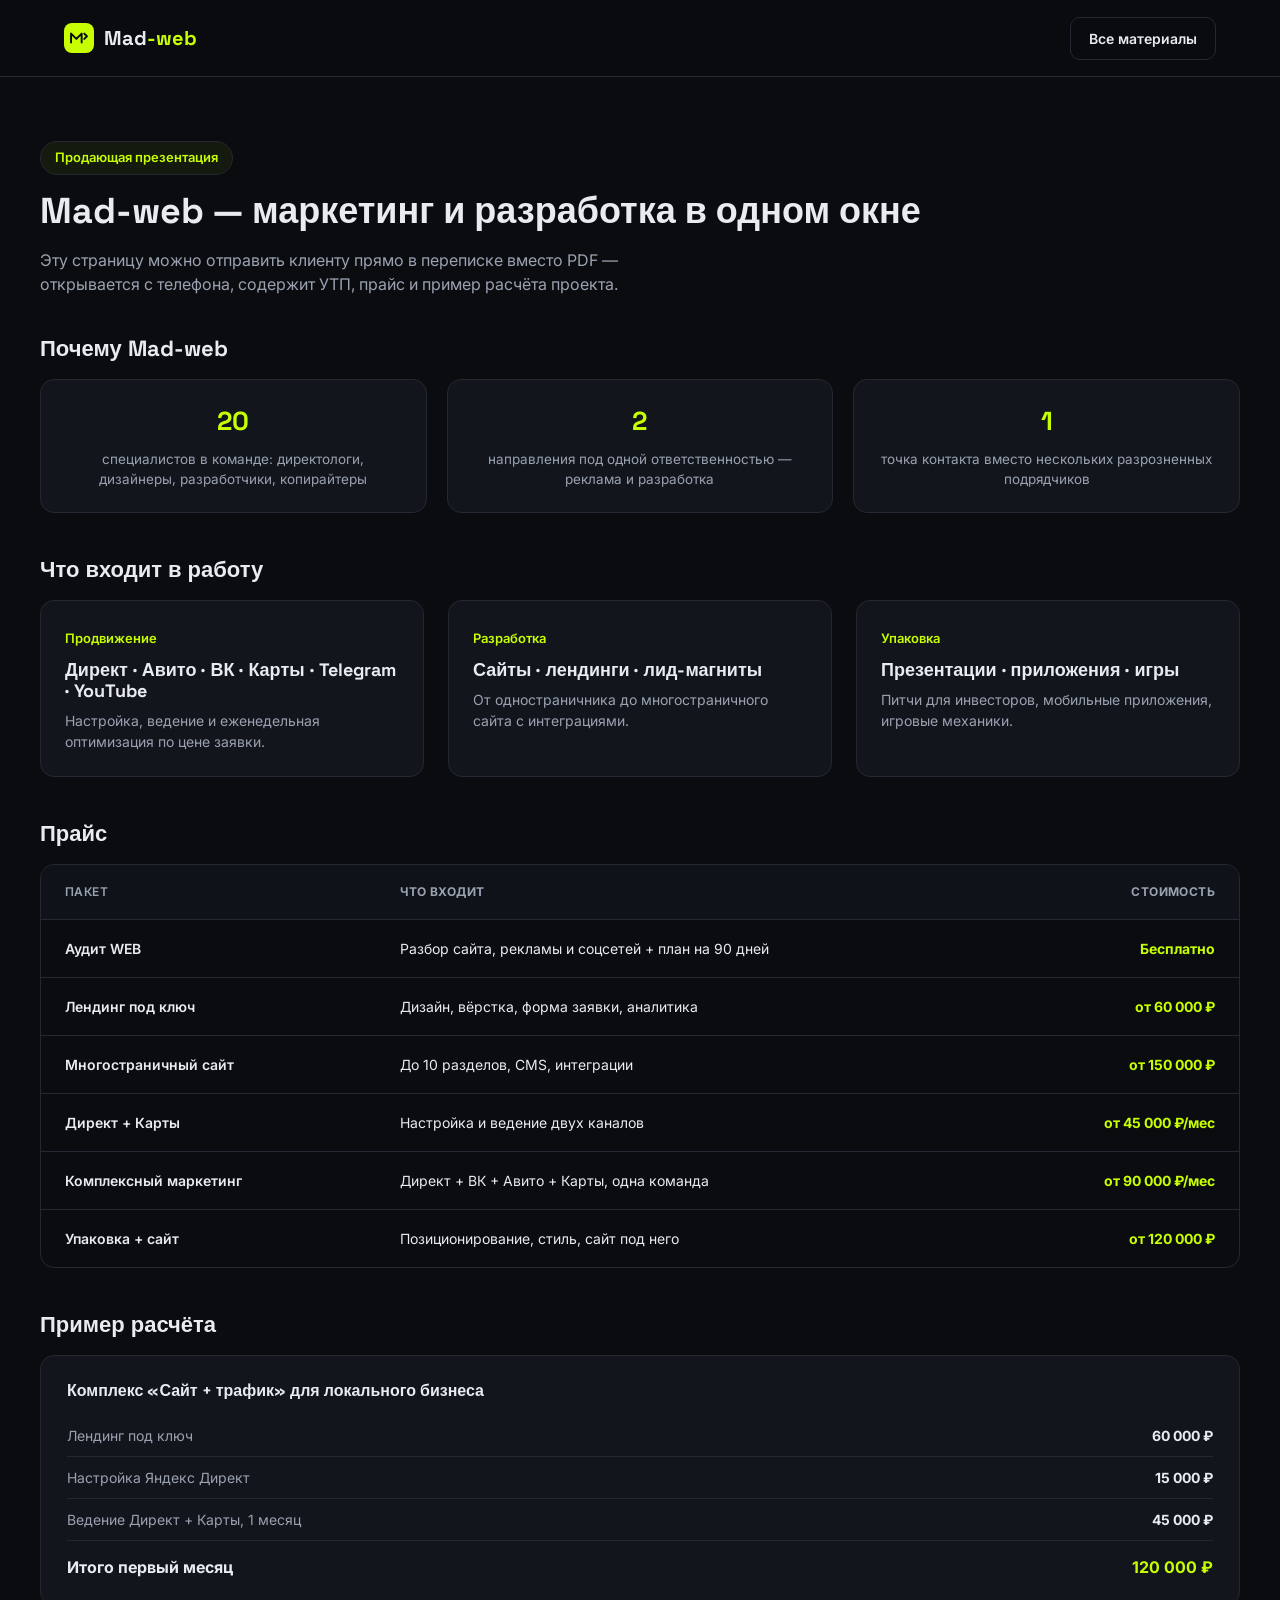
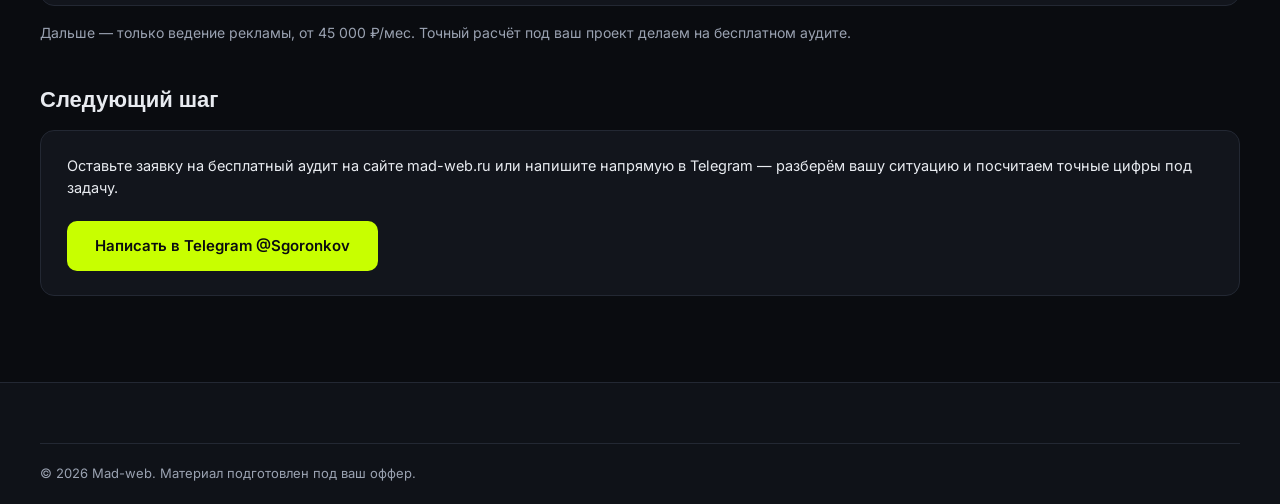
<file: presentation.html>
<!DOCTYPE html>
<html lang="ru">
<head>
<meta charset="UTF-8">
<meta name="viewport" content="width=device-width, initial-scale=1.0">
<title>Презентация Mad-web</title>
<link rel="preconnect" href="https://fonts.googleapis.com">
<link rel="preconnect" href="https://fonts.gstatic.com" crossorigin>
<link href="https://fonts.googleapis.com/css2?family=Inter:wght@400;500;600;700;800&family=Space+Grotesk:wght@500;600;700&display=swap" rel="stylesheet">
<link rel="stylesheet" href="styles.css">
</head>
<body>

<header class="doc-header">
  <div class="container doc-bar">
    <a href="index.html" class="logo">
      <svg width="30" height="30" viewBox="0 0 34 34" fill="none" xmlns="http://www.w3.org/2000/svg">
        <rect width="34" height="34" rx="9" fill="#c8ff00"/>
        <path d="M8 22V12L14 18L20 12V22" stroke="#0a0c10" stroke-width="2.2" stroke-linecap="round" stroke-linejoin="round"/>
        <path d="M23 12L26 15L23 18" stroke="#0a0c10" stroke-width="2.2" stroke-linecap="round" stroke-linejoin="round"/>
      </svg>
      <span class="logo__text">Mad<b>-web</b></span>
    </a>
    <div class="doc-bar__actions">
      <a href="materials.html" class="btn btn--ghost btn--sm">Все материалы</a>
    </div>
  </div>
</header>

<main class="container doc-hero">
  <span class="tag">Продающая презентация</span>
  <h1>Mad-web — маркетинг и разработка в одном окне</h1>
  <p>Эту страницу можно отправить клиенту прямо в переписке вместо PDF — открывается с телефона, содержит УТП, прайс и пример расчёта проекта.</p>
</main>

<section class="container doc-section">
  <h2>Почему Mad-web</h2>
  <div class="usp-grid">
    <div class="usp"><span class="usp__num">20</span><p>специалистов в команде: директологи, дизайнеры, разработчики, копирайтеры</p></div>
    <div class="usp"><span class="usp__num">2</span><p>направления под одной ответственностью — реклама и разработка</p></div>
    <div class="usp"><span class="usp__num">1</span><p>точка контакта вместо нескольких разрозненных подрядчиков</p></div>
  </div>

  <h2>Что входит в работу</h2>
  <div class="grid grid--3">
    <div class="service"><span class="service__price">Продвижение</span><h4>Директ · Авито · ВК · Карты · Telegram · YouTube</h4><p>Настройка, ведение и еженедельная оптимизация по цене заявки.</p></div>
    <div class="service"><span class="service__price">Разработка</span><h4>Сайты · лендинги · лид-магниты</h4><p>От одностраничника до многостраничного сайта с интеграциями.</p></div>
    <div class="service"><span class="service__price">Упаковка</span><h4>Презентации · приложения · игры</h4><p>Питчи для инвесторов, мобильные приложения, игровые механики.</p></div>
  </div>

  <h2>Прайс</h2>
  <div class="price-table">
    <div class="price-row price-row--head"><span>Пакет</span><span>Что входит</span><span>Стоимость</span></div>
    <div class="price-row"><span>Аудит WEB</span><span>Разбор сайта, рекламы и соцсетей + план на 90 дней</span><span class="ok">Бесплатно</span></div>
    <div class="price-row"><span>Лендинг под ключ</span><span>Дизайн, вёрстка, форма заявки, аналитика</span><span>от 60 000 ₽</span></div>
    <div class="price-row"><span>Многостраничный сайт</span><span>До 10 разделов, CMS, интеграции</span><span>от 150 000 ₽</span></div>
    <div class="price-row"><span>Директ + Карты</span><span>Настройка и ведение двух каналов</span><span>от 45 000 ₽/мес</span></div>
    <div class="price-row"><span>Комплексный маркетинг</span><span>Директ + ВК + Авито + Карты, одна команда</span><span>от 90 000 ₽/мес</span></div>
    <div class="price-row"><span>Упаковка + сайт</span><span>Позиционирование, стиль, сайт под него</span><span>от 120 000 ₽</span></div>
  </div>

  <h2>Пример расчёта</h2>
  <div class="calc-box">
    <h3>Комплекс «Сайт + трафик» для локального бизнеса</h3>
    <div class="calc-row"><span>Лендинг под ключ</span><b>60 000 ₽</b></div>
    <div class="calc-row"><span>Настройка Яндекс Директ</span><b>15 000 ₽</b></div>
    <div class="calc-row"><span>Ведение Директ + Карты, 1 месяц</span><b>45 000 ₽</b></div>
    <div class="calc-total"><span>Итого первый месяц</span><b>120 000 ₽</b></div>
  </div>
  <p style="color:var(--text-dim); font-size:14px; margin-bottom:40px;">Дальше — только ведение рекламы, от 45 000 ₽/мес. Точный расчёт под ваш проект делаем на бесплатном аудите.</p>

  <h2>Следующий шаг</h2>
  <div class="script-block">
    <p>Оставьте заявку на бесплатный аудит на сайте mad-web.ru или напишите напрямую в Telegram — разберём вашу ситуацию и посчитаем точные цифры под задачу.</p>
    <a href="https://t.me/Sgoronkov" target="_blank" rel="noopener" class="btn btn--primary" style="margin-top:12px;">Написать в Telegram @Sgoronkov</a>
  </div>
</section>

<footer class="footer">
  <div class="container footer__bottom">
    <span>© <span id="year"></span> Mad-web. Материал подготовлен под ваш оффер.</span>
  </div>
</footer>

<script>document.getElementById('year').textContent = new Date().getFullYear();</script>
</body>
</html>
</file>
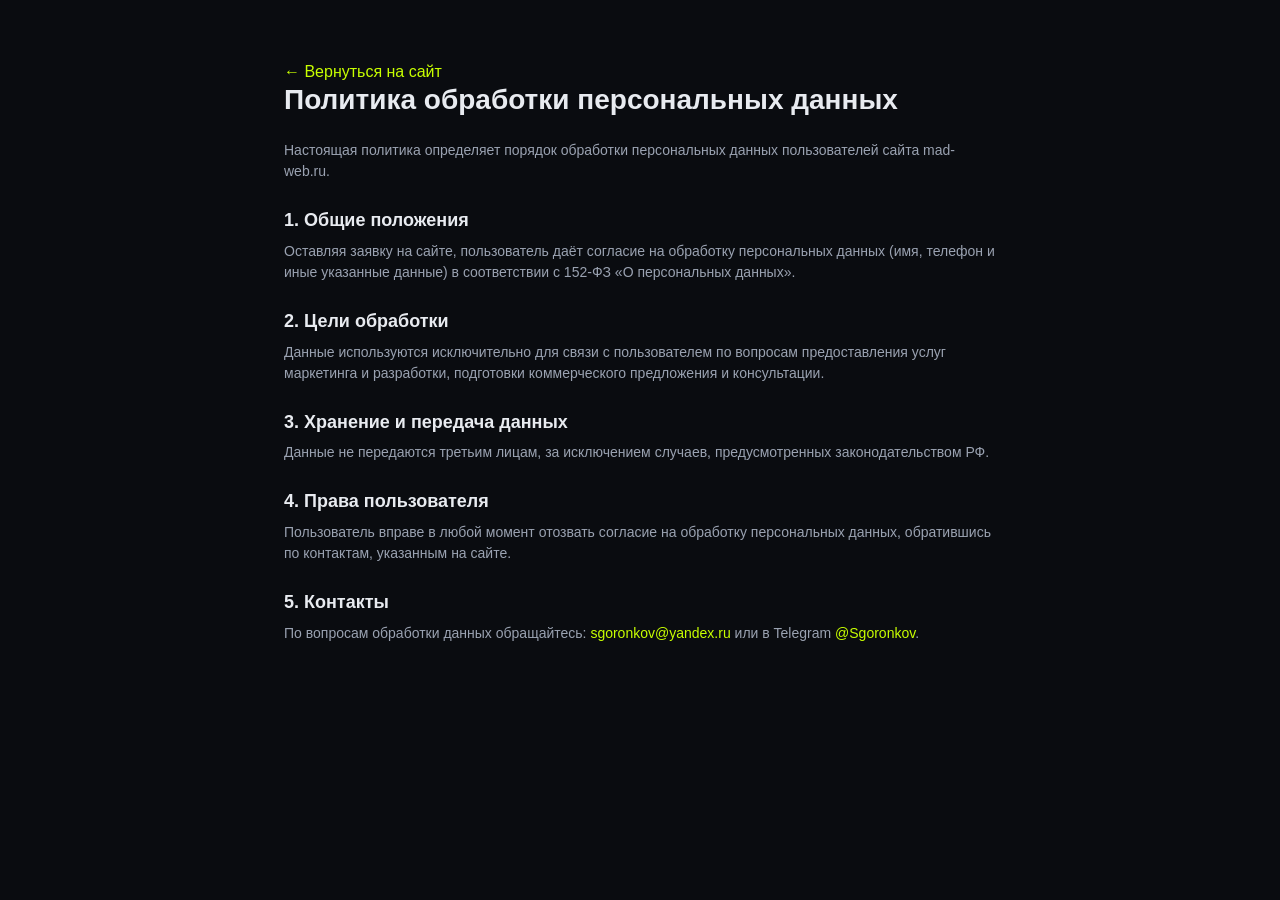
<file: privacy.html>
<!DOCTYPE html>
<html lang="ru">
<head>
<meta charset="UTF-8">
<meta name="viewport" content="width=device-width, initial-scale=1.0">
<title>Политика обработки персональных данных — Mad-web</title>
<link rel="stylesheet" href="styles.css">
<style>
  .legal { max-width: 760px; margin: 0 auto; padding: 60px 24px 100px; color: var(--text); }
  .legal h1 { font-size: 28px; margin-bottom: 24px; }
  .legal h2 { font-size: 18px; margin: 28px 0 10px; }
  .legal p, .legal li { color: var(--text-dim); font-size: 14px; margin-bottom: 10px; }
  .legal a { color: var(--accent); }
</style>
</head>
<body>
<div class="legal">
  <a href="index.html">← Вернуться на сайт</a>
  <h1>Политика обработки персональных данных</h1>
  <p>Настоящая политика определяет порядок обработки персональных данных пользователей сайта mad-web.ru.</p>

  <h2>1. Общие положения</h2>
  <p>Оставляя заявку на сайте, пользователь даёт согласие на обработку персональных данных (имя, телефон и иные указанные данные) в соответствии с 152-ФЗ «О персональных данных».</p>

  <h2>2. Цели обработки</h2>
  <p>Данные используются исключительно для связи с пользователем по вопросам предоставления услуг маркетинга и разработки, подготовки коммерческого предложения и консультации.</p>

  <h2>3. Хранение и передача данных</h2>
  <p>Данные не передаются третьим лицам, за исключением случаев, предусмотренных законодательством РФ.</p>

  <h2>4. Права пользователя</h2>
  <p>Пользователь вправе в любой момент отозвать согласие на обработку персональных данных, обратившись по контактам, указанным на сайте.</p>

  <h2>5. Контакты</h2>
  <p>По вопросам обработки данных обращайтесь: <a href="mailto:sgoronkov@yandex.ru">sgoronkov@yandex.ru</a> или в Telegram <a href="https://t.me/Sgoronkov" target="_blank" rel="noopener">@Sgoronkov</a>.</p>
</div>
</body>
</html>
</file>
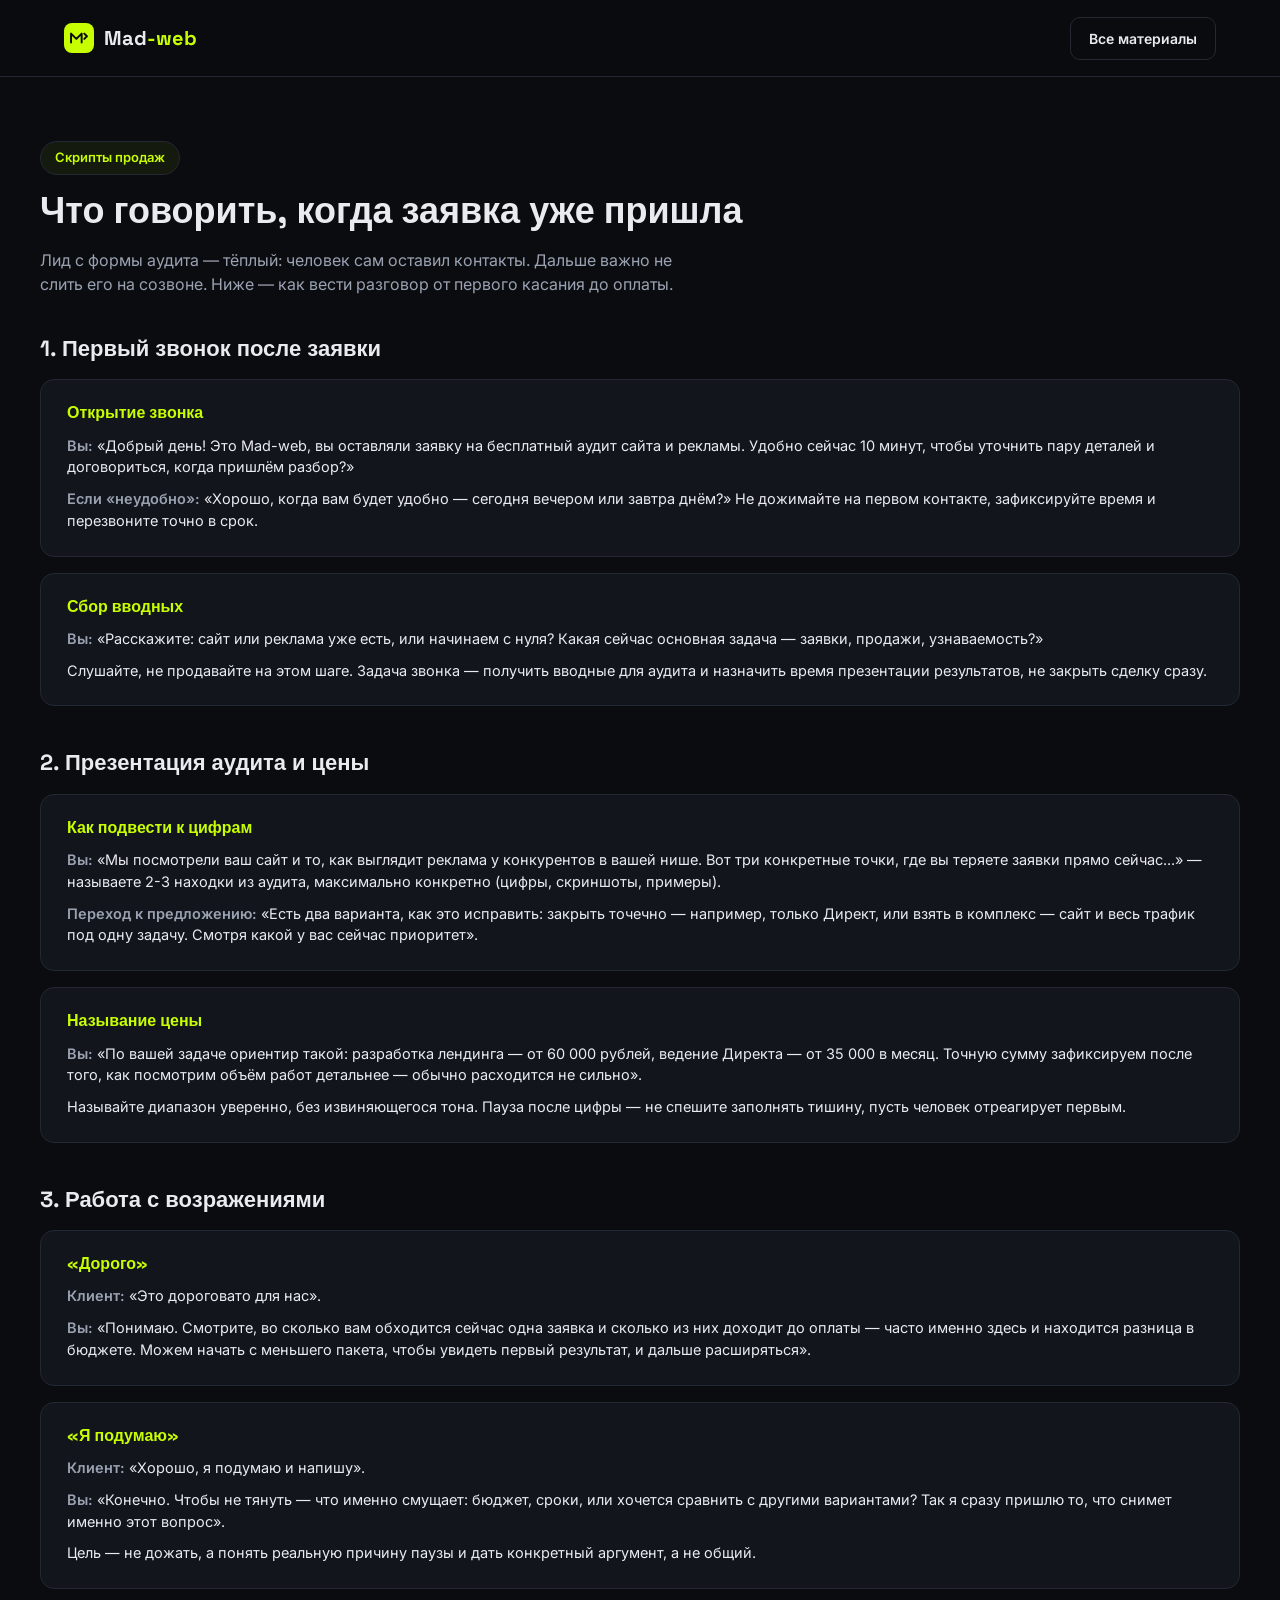
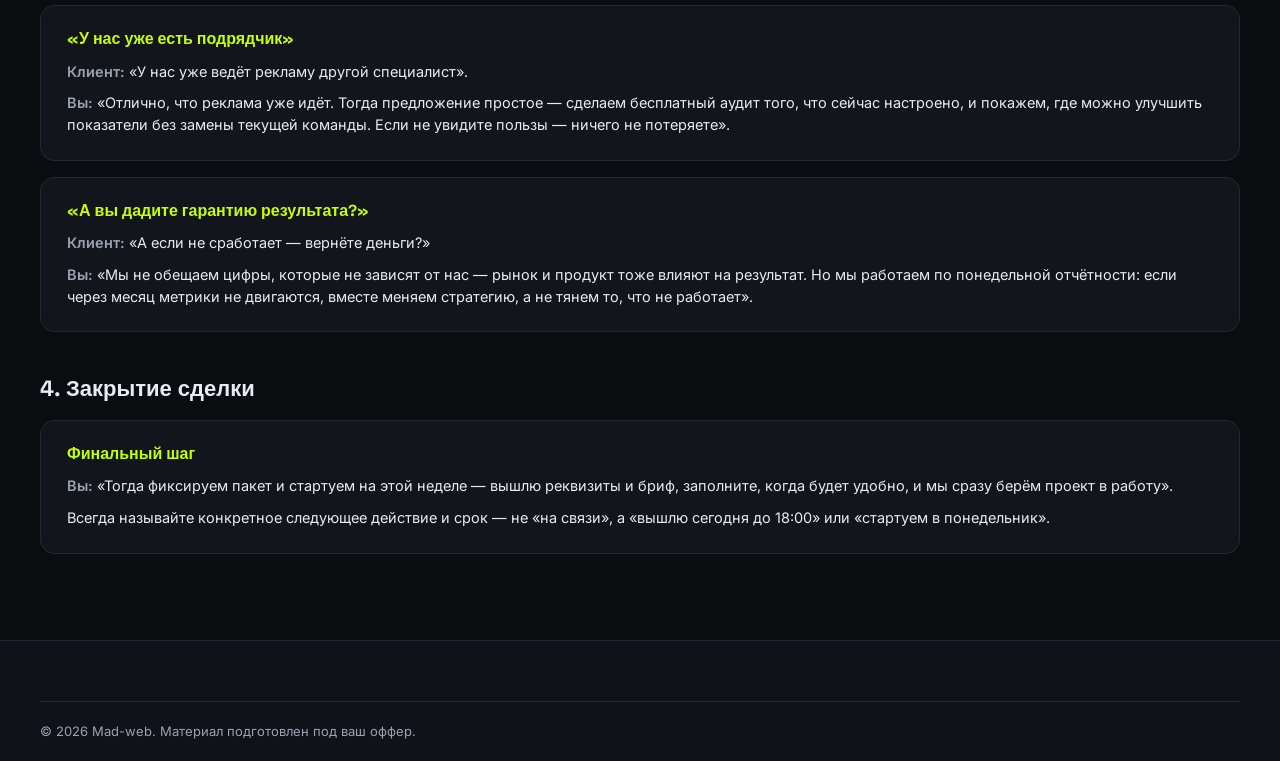
<file: scripts.html>
<!DOCTYPE html>
<html lang="ru">
<head>
<meta charset="UTF-8">
<meta name="viewport" content="width=device-width, initial-scale=1.0">
<title>Скрипты продаж — Mad-web</title>
<link rel="preconnect" href="https://fonts.googleapis.com">
<link rel="preconnect" href="https://fonts.gstatic.com" crossorigin>
<link href="https://fonts.googleapis.com/css2?family=Inter:wght@400;500;600;700;800&family=Space+Grotesk:wght@500;600;700&display=swap" rel="stylesheet">
<link rel="stylesheet" href="styles.css">
</head>
<body>

<header class="doc-header">
  <div class="container doc-bar">
    <a href="index.html" class="logo">
      <svg width="30" height="30" viewBox="0 0 34 34" fill="none" xmlns="http://www.w3.org/2000/svg">
        <rect width="34" height="34" rx="9" fill="#c8ff00"/>
        <path d="M8 22V12L14 18L20 12V22" stroke="#0a0c10" stroke-width="2.2" stroke-linecap="round" stroke-linejoin="round"/>
        <path d="M23 12L26 15L23 18" stroke="#0a0c10" stroke-width="2.2" stroke-linecap="round" stroke-linejoin="round"/>
      </svg>
      <span class="logo__text">Mad<b>-web</b></span>
    </a>
    <div class="doc-bar__actions">
      <a href="materials.html" class="btn btn--ghost btn--sm">Все материалы</a>
    </div>
  </div>
</header>

<main class="container doc-hero">
  <span class="tag">Скрипты продаж</span>
  <h1>Что говорить, когда заявка уже пришла</h1>
  <p>Лид с формы аудита — тёплый: человек сам оставил контакты. Дальше важно не слить его на созвоне. Ниже — как вести разговор от первого касания до оплаты.</p>
</main>

<section class="container doc-section">
  <h2>1. Первый звонок после заявки</h2>
  <div class="script-block">
    <h3>Открытие звонка</h3>
    <p><span class="who">Вы:</span> «Добрый день! Это Mad-web, вы оставляли заявку на бесплатный аудит сайта и рекламы. Удобно сейчас 10 минут, чтобы уточнить пару деталей и договориться, когда пришлём разбор?»</p>
    <p><span class="who">Если «неудобно»:</span> «Хорошо, когда вам будет удобно — сегодня вечером или завтра днём?» Не дожимайте на первом контакте, зафиксируйте время и перезвоните точно в срок.</p>
  </div>
  <div class="script-block">
    <h3>Сбор вводных</h3>
    <p><span class="who">Вы:</span> «Расскажите: сайт или реклама уже есть, или начинаем с нуля? Какая сейчас основная задача — заявки, продажи, узнаваемость?»</p>
    <p>Слушайте, не продавайте на этом шаге. Задача звонка — получить вводные для аудита и назначить время презентации результатов, не закрыть сделку сразу.</p>
  </div>

  <h2>2. Презентация аудита и цены</h2>
  <div class="script-block">
    <h3>Как подвести к цифрам</h3>
    <p><span class="who">Вы:</span> «Мы посмотрели ваш сайт и то, как выглядит реклама у конкурентов в вашей нише. Вот три конкретные точки, где вы теряете заявки прямо сейчас...» — называете 2-3 находки из аудита, максимально конкретно (цифры, скриншоты, примеры).</p>
    <p><span class="who">Переход к предложению:</span> «Есть два варианта, как это исправить: закрыть точечно — например, только Директ, или взять в комплекс — сайт и весь трафик под одну задачу. Смотря какой у вас сейчас приоритет».</p>
  </div>
  <div class="script-block">
    <h3>Называние цены</h3>
    <p><span class="who">Вы:</span> «По вашей задаче ориентир такой: разработка лендинга — от 60 000 рублей, ведение Директа — от 35 000 в месяц. Точную сумму зафиксируем после того, как посмотрим объём работ детальнее — обычно расходится не сильно».</p>
    <p>Называйте диапазон уверенно, без извиняющегося тона. Пауза после цифры — не спешите заполнять тишину, пусть человек отреагирует первым.</p>
  </div>

  <h2>3. Работа с возражениями</h2>
  <div class="script-block">
    <h3>«Дорого»</h3>
    <p><span class="who">Клиент:</span> «Это дороговато для нас».</p>
    <p><span class="who">Вы:</span> «Понимаю. Смотрите, во сколько вам обходится сейчас одна заявка и сколько из них доходит до оплаты — часто именно здесь и находится разница в бюджете. Можем начать с меньшего пакета, чтобы увидеть первый результат, и дальше расширяться».</p>
  </div>
  <div class="script-block">
    <h3>«Я подумаю»</h3>
    <p><span class="who">Клиент:</span> «Хорошо, я подумаю и напишу».</p>
    <p><span class="who">Вы:</span> «Конечно. Чтобы не тянуть — что именно смущает: бюджет, сроки, или хочется сравнить с другими вариантами? Так я сразу пришлю то, что снимет именно этот вопрос».</p>
    <p>Цель — не дожать, а понять реальную причину паузы и дать конкретный аргумент, а не общий.</p>
  </div>
  <div class="script-block">
    <h3>«У нас уже есть подрядчик»</h3>
    <p><span class="who">Клиент:</span> «У нас уже ведёт рекламу другой специалист».</p>
    <p><span class="who">Вы:</span> «Отлично, что реклама уже идёт. Тогда предложение простое — сделаем бесплатный аудит того, что сейчас настроено, и покажем, где можно улучшить показатели без замены текущей команды. Если не увидите пользы — ничего не потеряете».</p>
  </div>
  <div class="script-block">
    <h3>«А вы дадите гарантию результата?»</h3>
    <p><span class="who">Клиент:</span> «А если не сработает — вернёте деньги?»</p>
    <p><span class="who">Вы:</span> «Мы не обещаем цифры, которые не зависят от нас — рынок и продукт тоже влияют на результат. Но мы работаем по понедельной отчётности: если через месяц метрики не двигаются, вместе меняем стратегию, а не тянем то, что не работает».</p>
  </div>

  <h2>4. Закрытие сделки</h2>
  <div class="script-block">
    <h3>Финальный шаг</h3>
    <p><span class="who">Вы:</span> «Тогда фиксируем пакет и стартуем на этой неделе — вышлю реквизиты и бриф, заполните, когда будет удобно, и мы сразу берём проект в работу».</p>
    <p>Всегда называйте конкретное следующее действие и срок — не «на связи», а «вышлю сегодня до 18:00» или «стартуем в понедельник».</p>
  </div>
</section>

<footer class="footer">
  <div class="container footer__bottom">
    <span>© <span id="year"></span> Mad-web. Материал подготовлен под ваш оффер.</span>
  </div>
</footer>

<script>document.getElementById('year').textContent = new Date().getFullYear();</script>
</body>
</html>
</file>
<file: styles.css>
:root {
  --bg: #0a0c10;
  --bg-alt: #0f1218;
  --card: #12151c;
  --border: #232833;
  --text: #e8ebf0;
  --text-dim: #9aa2b1;
  --accent: #c8ff00;
  --accent-dim: #a3d400;
  --radius: 14px;
}

* { margin: 0; padding: 0; box-sizing: border-box; }

html { scroll-behavior: smooth; }

body {
  background: var(--bg);
  color: var(--text);
  font-family: 'Inter', sans-serif;
  line-height: 1.5;
  -webkit-font-smoothing: antialiased;
}

h1, h2, h3, h4 {
  font-family: 'Space Grotesk', sans-serif;
  font-weight: 700;
  line-height: 1.15;
}

a { text-decoration: none; color: inherit; }
ul { list-style: none; }
img { max-width: 100%; display: block; }

.container {
  max-width: 1200px;
  margin: 0 auto;
  padding: 0 24px;
}

.accent { color: var(--accent); }

.tag {
  display: inline-block;
  padding: 6px 14px;
  border: 1px solid var(--border);
  border-radius: 999px;
  font-size: 13px;
  color: var(--accent);
  font-weight: 600;
  margin-bottom: 16px;
  background: rgba(200,255,0,0.06);
}

/* BUTTONS */
.btn {
  display: inline-flex;
  align-items: center;
  justify-content: center;
  padding: 14px 28px;
  border-radius: 10px;
  font-weight: 600;
  font-size: 15px;
  border: none;
  cursor: pointer;
  transition: transform .15s ease, opacity .15s ease;
  white-space: nowrap;
}
.btn:hover { transform: translateY(-2px); }
.btn--primary { background: var(--accent); color: #0a0c10; }
.btn--primary:hover { background: var(--accent-dim); }
.btn--ghost { background: transparent; border: 1px solid var(--border); color: var(--text); }
.btn--ghost:hover { border-color: var(--accent); }
.btn--lg { padding: 16px 32px; font-size: 16px; }
.btn--sm { padding: 10px 18px; font-size: 14px; }
.btn--block { width: 100%; }

/* HEADER */
.header {
  position: sticky;
  top: 0;
  z-index: 100;
  background: rgba(10,12,16,0.7);
  backdrop-filter: blur(12px);
  border-bottom: 1px solid transparent;
  transition: border-color .2s ease, background .2s ease;
}
.header.scrolled { border-color: var(--border); background: rgba(10,12,16,0.92); }

.header__inner {
  display: flex;
  align-items: center;
  justify-content: space-between;
  gap: 24px;
  min-width: 0;
  height: 76px;
}

.logo {
  display: flex;
  align-items: center;
  gap: 10px;
  font-family: 'Space Grotesk', sans-serif;
  font-size: 20px;
  font-weight: 700;
  flex-shrink: 0;
}
.logo__text b { color: var(--accent); font-weight: 700; }

.nav { display: flex; align-items: center; gap: 28px; min-width: 0; }
.nav a { font-size: 15px; color: var(--text-dim); white-space: nowrap; transition: color .15s ease; }
.nav a:hover { color: var(--text); }

.header__actions { display: flex; align-items: center; gap: 18px; flex-shrink: 0; }
.header__phone { font-weight: 600; font-size: 15px; white-space: nowrap; }

.burger {
  display: none;
  flex-direction: column;
  gap: 5px;
  background: none;
  border: none;
  cursor: pointer;
  padding: 4px;
}
.burger span { width: 22px; height: 2px; background: var(--text); transition: transform .2s ease, opacity .2s ease; }
.burger.is-open span:nth-child(1) { transform: translateY(7px) rotate(45deg); }
.burger.is-open span:nth-child(2) { opacity: 0; }
.burger.is-open span:nth-child(3) { transform: translateY(-7px) rotate(-45deg); }

/* HERO */
.hero { padding: 80px 0 100px; }
.hero__inner {
  display: grid;
  grid-template-columns: 1.15fr 0.85fr;
  gap: 60px;
  align-items: center;
}
.hero h1 { font-size: 46px; margin: 18px 0 22px; letter-spacing: -0.5px; }
.hero__lead { color: var(--text-dim); font-size: 17px; margin-bottom: 32px; max-width: 560px; }
.hero__cta { display: flex; gap: 16px; flex-wrap: wrap; margin-bottom: 48px; }

.hero__stats { display: flex; gap: 36px; flex-wrap: wrap; }
.stat { display: flex; flex-direction: column; }
.stat__num { font-family: 'Space Grotesk', sans-serif; font-size: 34px; font-weight: 700; color: var(--accent); }
.stat__label { font-size: 13px; color: var(--text-dim); max-width: 160px; margin-top: 4px; }

.hero__card {
  background: var(--card);
  border: 1px solid var(--border);
  border-radius: var(--radius);
  padding: 28px;
}
.hero__card-head { display: flex; align-items: center; gap: 8px; margin-bottom: 22px; }
.dot { width: 10px; height: 10px; border-radius: 50%; }
.dot--red { background: #ff5f56; } .dot--yellow { background: #ffbd2e; } .dot--green { background: #27c93f; }
.hero__card-title { margin-left: 10px; font-size: 14px; color: var(--text-dim); }
.hero__card-list { display: flex; flex-direction: column; gap: 14px; margin-bottom: 24px; }
.hero__card-list li { display: flex; justify-content: space-between; align-items: center; padding-bottom: 14px; border-bottom: 1px solid var(--border); font-size: 14px; color: var(--text-dim); }
.hero__card-list li:last-child { border-bottom: none; padding-bottom: 0; }
.hero__card-list b { color: var(--text); font-weight: 600; }
.hero__card-list b.ok { color: var(--accent); }

/* SECTIONS */
.section { padding: 90px 0; }
.section--alt { background: var(--bg-alt); }
.section__head { max-width: 680px; margin-bottom: 48px; }
.section__head h2 { font-size: 34px; }

.grid { display: grid; gap: 24px; }
.grid--3 { grid-template-columns: repeat(3, 1fr); }
.grid--4 { grid-template-columns: repeat(4, 1fr); }

/* ADVANTAGES */
.adv {
  background: var(--card);
  border: 1px solid var(--border);
  border-radius: var(--radius);
  padding: 26px;
}
.adv__icon { margin-bottom: 16px; }
.adv h3 { font-size: 18px; margin-bottom: 10px; }
.adv p { color: var(--text-dim); font-size: 14px; }

/* SERVICES */
.services__subhead { font-size: 22px; margin: 8px 0 24px; }
.services__subhead:not(:first-of-type) { margin-top: 48px; }
.service {
  background: var(--card);
  border: 1px solid var(--border);
  border-radius: var(--radius);
  padding: 24px;
}
.service__price {
  display: inline-block;
  font-size: 13px;
  color: var(--accent);
  font-weight: 600;
  margin-bottom: 12px;
}
.service h4 { font-size: 18px; margin-bottom: 8px; }
.service p { color: var(--text-dim); font-size: 14px; }

/* PRICE TABLE */
.price-table {
  border: 1px solid var(--border);
  border-radius: var(--radius);
  overflow: hidden;
}
.price-row {
  display: grid;
  grid-template-columns: 1.2fr 2fr 1fr;
  gap: 16px;
  padding: 18px 24px;
  border-bottom: 1px solid var(--border);
  align-items: center;
  font-size: 14px;
}
.price-row:last-child { border-bottom: none; }
.price-row--head { background: var(--bg-alt); font-weight: 700; color: var(--text-dim); font-size: 12px; text-transform: uppercase; letter-spacing: 0.4px; }
.price-row span:first-child { font-weight: 600; }
.price-row span:last-child { text-align: right; font-weight: 700; color: var(--accent); }
.price-row--head span:last-child { color: var(--text-dim); }
.price-row .ok { color: var(--accent); }
.price-note { margin-top: 18px; color: var(--text-dim); font-size: 14px; }

/* PROCESS */
.steps { display: grid; grid-template-columns: repeat(5, 1fr); gap: 20px; }
.step {
  background: var(--card);
  border: 1px solid var(--border);
  border-radius: var(--radius);
  padding: 22px 20px;
}
.step__num { font-family: 'Space Grotesk', sans-serif; font-size: 22px; color: var(--accent); font-weight: 700; }
.step h4 { font-size: 16px; margin: 10px 0 8px; }
.step p { color: var(--text-dim); font-size: 13px; }

/* REVIEWS */
.review {
  background: var(--card);
  border: 1px solid var(--border);
  border-radius: var(--radius);
  padding: 26px;
}
.review__stars { color: var(--accent); letter-spacing: 2px; margin-bottom: 14px; }
.review p { color: var(--text-dim); font-size: 14px; margin-bottom: 18px; }
.review__author { font-weight: 600; font-size: 14px; }

/* FAQ */
.faq { max-width: 780px; }
.faq__item {
  background: var(--card);
  border: 1px solid var(--border);
  border-radius: var(--radius);
  padding: 18px 22px;
  margin-bottom: 12px;
}
.faq__item summary { cursor: pointer; font-weight: 600; list-style: none; display: flex; justify-content: space-between; align-items: center; }
.faq__item summary::-webkit-details-marker { display: none; }
.faq__item summary::after { content: '+'; font-size: 20px; color: var(--accent); }
.faq__item[open] summary::after { content: '−'; }
.faq__item p { color: var(--text-dim); font-size: 14px; margin-top: 14px; }

/* FORM */
.form-section__inner {
  display: grid;
  grid-template-columns: 1fr 1fr;
  gap: 60px;
  align-items: center;
}
.form-section__text h2 { font-size: 32px; margin: 16px 0 16px; }
.form-section__text p { color: var(--text-dim); margin-bottom: 22px; }
.form-section__list { display: flex; flex-direction: column; gap: 10px; }
.form-section__list li { padding-left: 26px; position: relative; font-size: 14px; color: var(--text-dim); }
.form-section__list li::before { content: '✓'; position: absolute; left: 0; color: var(--accent); font-weight: 700; }

.form {
  background: var(--card);
  border: 1px solid var(--border);
  border-radius: var(--radius);
  padding: 30px;
  display: flex;
  flex-direction: column;
  gap: 16px;
}
.form label { display: flex; flex-direction: column; gap: 8px; font-size: 13px; color: var(--text-dim); }
.form input, .form select {
  background: var(--bg);
  border: 1px solid var(--border);
  border-radius: 8px;
  padding: 12px 14px;
  color: var(--text);
  font-family: inherit;
  font-size: 14px;
}
.form input:focus, .form select:focus { outline: none; border-color: var(--accent); }
.form__note { font-size: 12px; color: var(--text-dim); text-align: center; }
.form__note a { color: var(--accent); }

/* FOOTER */
.footer { background: var(--bg-alt); border-top: 1px solid var(--border); padding: 60px 0 0; }
.footer__inner {
  display: grid;
  grid-template-columns: 1.6fr 1fr 1fr 1fr;
  gap: 40px;
  padding-bottom: 40px;
}
.footer__col { display: flex; flex-direction: column; gap: 10px; }
.footer__col p { color: var(--text-dim); font-size: 14px; margin-top: 8px; }
.footer__col h5 { font-size: 14px; margin-bottom: 6px; color: var(--text-dim); text-transform: uppercase; letter-spacing: 0.4px; }
.footer__col a { color: var(--text-dim); font-size: 14px; transition: color .15s ease; }
.footer__col a:hover { color: var(--accent); }
.footer__bottom { border-top: 1px solid var(--border); padding: 20px 0; font-size: 13px; color: var(--text-dim); }

/* FAB */
.fab {
  position: fixed;
  bottom: 28px;
  right: 28px;
  width: 56px;
  height: 56px;
  border-radius: 50%;
  background: var(--accent);
  display: flex;
  align-items: center;
  justify-content: center;
  z-index: 90;
  box-shadow: 0 8px 24px rgba(200,255,0,0.3);
  transition: transform .2s ease;
}
.fab:hover { transform: scale(1.08); }

/* REVEAL */
.reveal { opacity: 0; transform: translateY(24px); transition: opacity .6s ease, transform .6s ease; }
.reveal.is-visible { opacity: 1; transform: translateY(0); }

/* RESPONSIVE */
@media (max-width: 1180px) {
  .nav { gap: 18px; }
  .nav a { font-size: 14px; }
}

@media (max-width: 1100px) {
  .nav { display: none; }
  .burger { display: flex; }
  .nav.is-open {
    display: flex;
    position: absolute;
    top: 76px;
    left: 0;
    right: 0;
    background: var(--bg);
    border-bottom: 1px solid var(--border);
    flex-direction: column;
    padding: 20px 24px;
    gap: 16px;
  }
}

@media (max-width: 900px) {
  .hero__inner { grid-template-columns: 1fr; }
  .hero h1 { font-size: 34px; }
  .grid--4 { grid-template-columns: repeat(2, 1fr); }
  .grid--3 { grid-template-columns: repeat(2, 1fr); }
  .steps { grid-template-columns: repeat(2, 1fr); }
  .form-section__inner { grid-template-columns: 1fr; }
  .footer__inner { grid-template-columns: 1fr 1fr; }
  .price-row { grid-template-columns: 1fr; gap: 4px; }
  .price-row span:last-child { text-align: left; }
}

@media (max-width: 560px) {
  .header__phone { display: none; }
  .grid--4, .grid--3, .steps { grid-template-columns: 1fr; }
  .hero__stats { gap: 24px; }
  .footer__inner { grid-template-columns: 1fr; }
}

@media (max-width: 380px) {
  .logo__text b { display: none; }
}

/* DOC PAGES (materials, scripts, presentation, outreach) */
.doc-header {
  position: sticky;
  top: 0;
  z-index: 100;
  background: rgba(10,12,16,0.92);
  backdrop-filter: blur(12px);
  border-bottom: 1px solid var(--border);
}
.doc-bar {
  display: flex;
  align-items: center;
  justify-content: space-between;
  gap: 24px;
  height: 76px;
}
.doc-bar__actions { display: flex; align-items: center; gap: 14px; }

.doc-hero { padding: 64px 0 40px; }
.doc-hero .tag { margin-bottom: 16px; }
.doc-hero h1 { font-size: 36px; margin-bottom: 16px; }
.doc-hero p { color: var(--text-dim); font-size: 16px; max-width: 640px; }

.doc-section { padding: 0 0 70px; }
.doc-section h2 { font-size: 22px; margin: 0 0 18px; }
.doc-section h2:not(:first-child) { margin-top: 44px; }

.script-block {
  background: var(--card);
  border: 1px solid var(--border);
  border-radius: var(--radius);
  padding: 24px 26px;
  margin-bottom: 16px;
}
.script-block h3 { font-size: 16px; margin-bottom: 12px; color: var(--accent); font-family: 'Space Grotesk', sans-serif; }
.script-block p { color: var(--text); font-size: 14.5px; margin-bottom: 10px; }
.script-block p:last-child { margin-bottom: 0; }
.script-block .who { color: var(--text-dim); font-weight: 600; }

.material-grid { display: grid; grid-template-columns: repeat(3, 1fr); gap: 24px; margin-top: 8px; }
.material-card {
  background: var(--card);
  border: 1px solid var(--border);
  border-radius: var(--radius);
  padding: 28px;
  display: flex;
  flex-direction: column;
  gap: 14px;
}
.material-card__icon { margin-bottom: 4px; }
.material-card h3 { font-size: 18px; }
.material-card p { color: var(--text-dim); font-size: 14px; flex-grow: 1; }

.calc-box {
  background: var(--card);
  border: 1px solid var(--border);
  border-radius: var(--radius);
  padding: 26px;
  margin-bottom: 16px;
}
.calc-box h3 { font-size: 16px; margin-bottom: 14px; }
.calc-row { display: flex; justify-content: space-between; padding: 10px 0; border-bottom: 1px solid var(--border); font-size: 14px; color: var(--text-dim); }
.calc-row:last-child { border-bottom: none; }
.calc-row b { color: var(--text); }
.calc-total { display: flex; justify-content: space-between; padding-top: 14px; font-size: 16px; font-weight: 700; }
.calc-total b { color: var(--accent); }

.usp-grid { display: grid; grid-template-columns: repeat(3, 1fr); gap: 20px; margin-bottom: 8px; }
.usp {
  background: var(--card);
  border: 1px solid var(--border);
  border-radius: var(--radius);
  padding: 22px;
  text-align: center;
}
.usp__num { font-family: 'Space Grotesk', sans-serif; font-size: 26px; color: var(--accent); font-weight: 700; display: block; margin-bottom: 8px; }
.usp p { color: var(--text-dim); font-size: 13.5px; }

@media (max-width: 900px) {
  .material-grid, .usp-grid { grid-template-columns: 1fr; }
}
</file>
